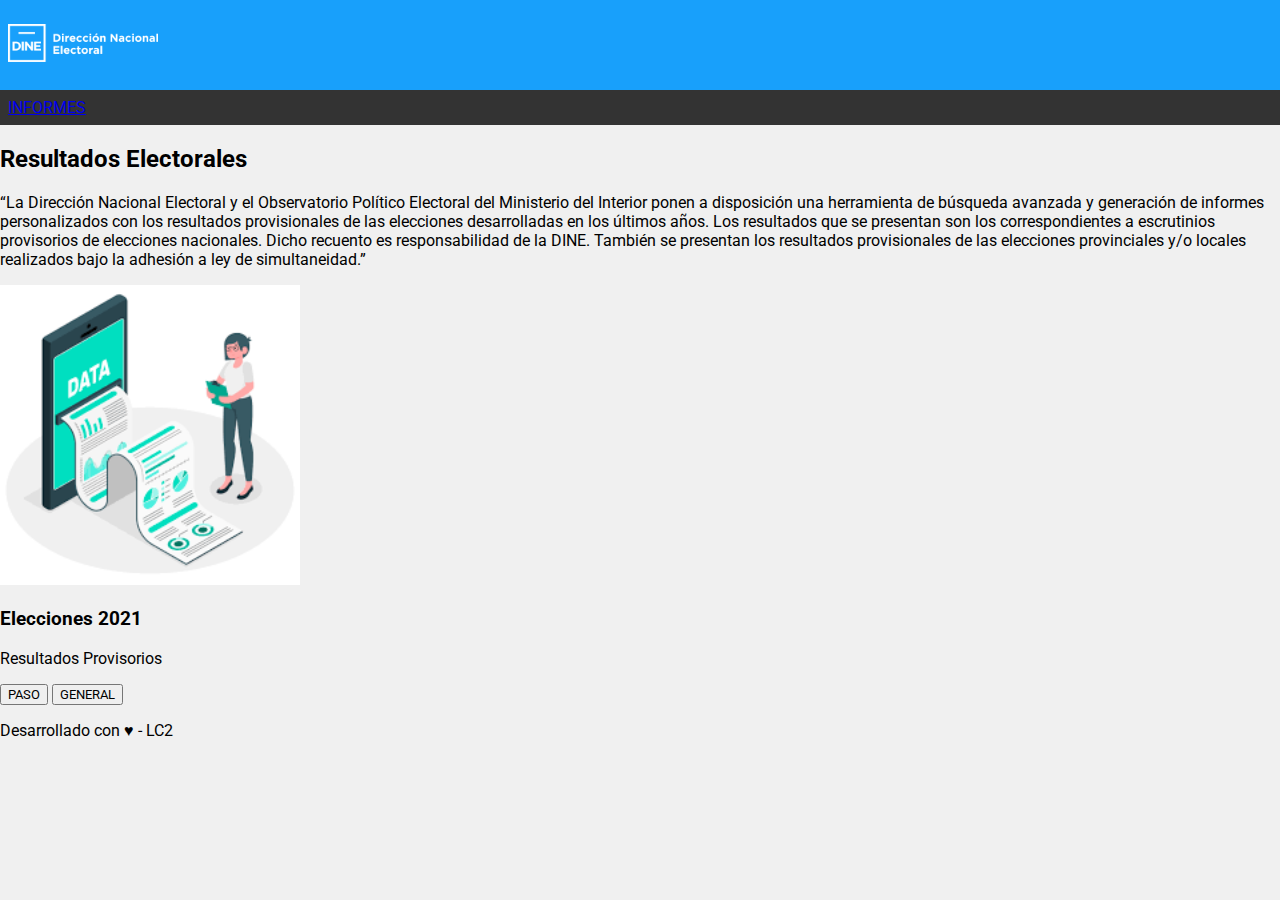
<file: index.html>
<!DOCTYPE html>
<html lang="es">

<head>
    <meta charset="UTF-8" />
    <meta name="viewport" content="width=device-width, initial-scale=1.0" />
    <title>Sistema de Publicación de Resultados Electorales</title>
    <link rel="shortcut icon" type="image/png" href="favicon-16x16.png">
    <!-- Estilos CSS -->
    <link rel="stylesheet" href="css/common.css" />

</head>

<body>
    <header>
        <!--Barra de logo portal-->
        <div class="header-page">
            <p><img src="img/Logo_DINE_negativo.png" alt="logo" class="logo" width="150px"></p>
        </div>
        <!--Barra de menú principal-->
            <div class="borde_negro"><a class="active" href="informes.html">INFORMES </a></div>
    </header>
    <!-- Contenido principal de la página -->
    <main>
        <section id="sec-titulo">
            <!--Seccion para agregar una palicula favorita por codigo-->
            <h2>Resultados Electorales</h2>
            <p>“La Dirección Nacional Electoral y el Observatorio Político Electoral del Ministerio
                del Interior ponen a disposición una herramienta de búsqueda avanzada y generación
                de informes personalizados con los resultados provisionales de las elecciones
                desarrolladas en los últimos años.
                Los resultados que se presentan son los correspondientes a escrutinios provisorios de
                elecciones nacionales. Dicho recuento es responsabilidad de la DINE. También se
                presentan los resultados provisionales de las elecciones provinciales y/o locales
                realizados bajo la adhesión a ley de simultaneidad.”</p>
            <div class="imagen"><img src="img/images.png" alt="imagen" class="logo" width="300px"></div>
        </section>
        <section id="sec-contenido">
            <h3>Elecciones 2021</h3>
            <p>Resultados Provisorios</p>
            <a href="paso.html"><button>PASO</button></a>
            <a href="generales.html"><button>GENERAL</button></a>
        </section>
    </main>
    <!--Pie de página-->
    <footer>
     
        <p>Desarrollado con ♥ - LC2</p>
    </footer>
</body>


</html>
</file>
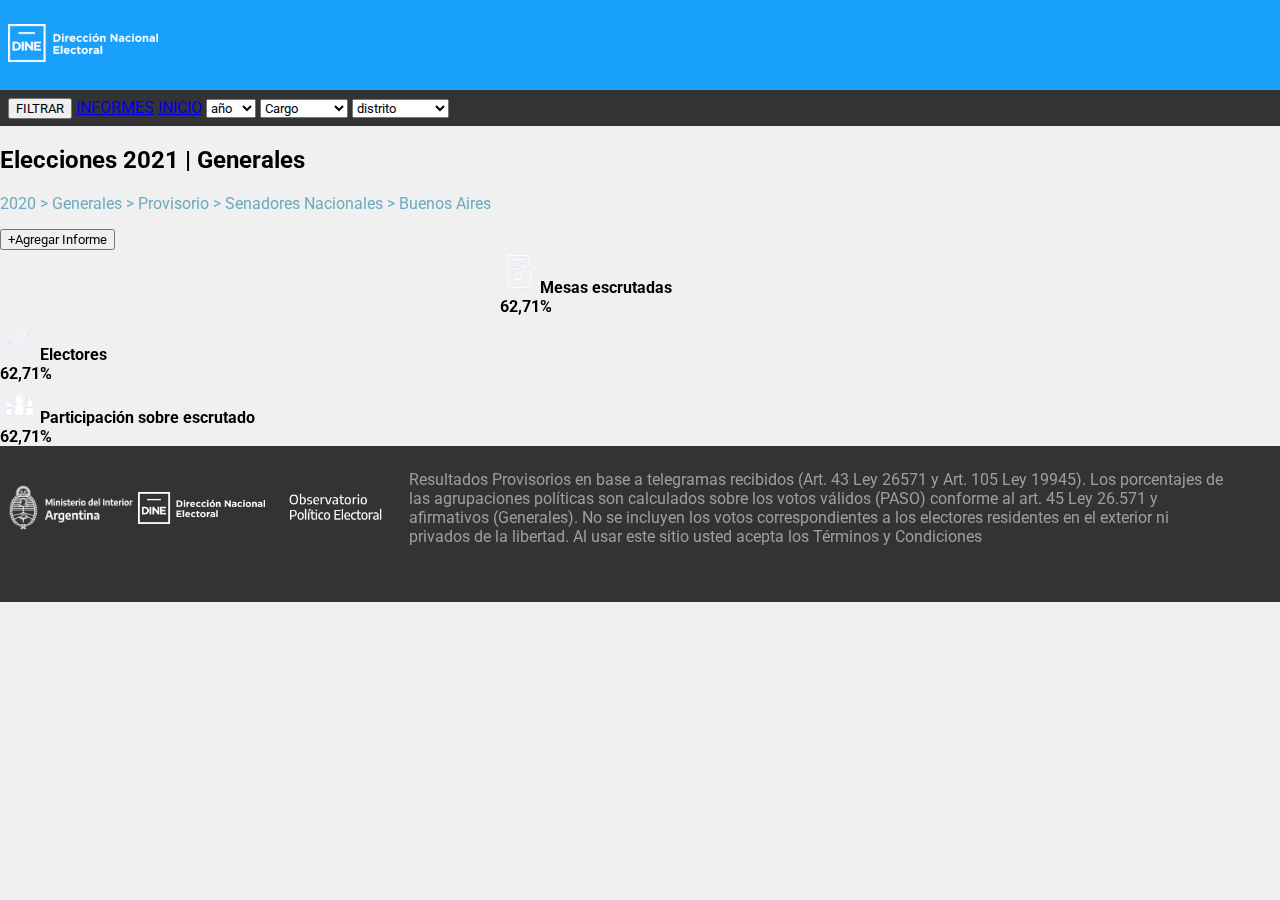
<file: generales.html>
<!DOCTYPE html>
<html lang="es">

<head>
    <meta charset="UTF-8" />
    <meta name="viewport" content="width=device-width, initial-scale=1.0" />
    <title>Sistema de Publicación de Resultados Electorales</title>
    <link rel="shortcut icon" type="image/png" href="favicon-16x16.png">
    <link rel="stylesheet" href="css/common.css" />
    <link rel="stylesheet" href="css/pages/generales.css" />
</head>

<body>
    <header>
        <div class="header-page">
            <p><a href="index.html"><img src="img/Logo_DINE_negativo.png" alt="logo" class="logo" width="150px"></a></p>
        </div>
        <div class="borde_negro">
            <div class="informes-generales">
                <button class="boton-busqueda">FILTRAR</button>
                <a class="boton-informes" href="informes.html">INFORMES</a>
                <a class="boton-inicio" href="index.html">INICIO</a>


                <select class="filtro" id="filtro_ano">
                    <option value="2020">año</option>
                    <option value="2020">2020</option>
                    <option value="2021">2021</option>
                    <option value="2022">2022</option>
                    <option value="2023">2023</option>
                    <option value="2024">2024</option>
                </select>

                <select class="filtro" id="filtro_cargo">
                    <option value="cargo">Cargo</option>
                    <option value="Presidente">Presidente</option>
                    <option value="Senador">Senador</option>
                    <option value="Diputado">Diputado</option>
                    <option value="Gobernador">Gobernador</option>
                    <option value="Intendente">Intendente</option>
                </select>

                <select class="filtro" id="filtro_distrito">
                    <option value="distrito">distrito</option>
                    <option value="Buenos Aires">Buenos Aires</option>
                    <option value="Córdoba">Córdoba</option>
                    <option value="Santa Fe">Santa Fe</option>
                    <option value="Mendoza">Mendoza</option>
                    <option value="Entre Ríos">Entre Ríos</option>
                </select>
            </div>
        </div>
    </header>

    <main>
        <section id="sec-titulo">
            <h2>Elecciones 2021 | Generales</h2>
            <p class="texto-path" style="color: rgb(108, 170, 190);">2020 > Generales > Provisorio > Senadores
                Nacionales > Buenos Aires</p>

        </section>
        </section>
        <section id="sec_contenido">
            <div class="agregarInforme">
                <button>+Agregar Informe</button>
            </div>
                <div class="Mesas" style="margin-left: 500px;">
                    <b><img src="img/img2.png" alt="logo" width="40px">Mesas escrutadas<br>62,71%</b>
                </div>
                <div class="electores">
                    <b><img src="img/img3.png" alt="logo" width="40px">Electores<br>62,71%</b>
                </div>
                <div class="participacion">
                    <img src="img/img4.png" alt="logo" width="40px"><b>Participación sobre escrutado<br>62,71%</b>
                </div>
        </section>
        <section>
            


        </section>





    </main>
    <!-- Pie de página -->
    <footer>
        <footer>
            <!-- Barra de menú principal -->
            <div class="borde_final">
                <img src="img/icons/Ministerio-del-Interior_pluma.1ab9a7a7.png" width="40px">
                <img src="img/icons/Logo_DINE_negativo.a88f983e.png" width="40px">
                <img src="img/icons/logos_001-10.4430c8d5.png" width="40px">
                <p>Resultados Provisorios en base a telegramas recibidos (Art. 43 Ley 26571 y Art. 105 Ley 19945). Los
                    porcentajes de las agrupaciones políticas son calculados sobre los votos válidos (PASO) conforme al
                    art. 45
                    Ley 26.571 y afirmativos (Generales). No se incluyen los votos correspondientes a los electores
                    residentes
                    en el exterior ni privados de la libertad. Al usar este sitio usted acepta los <a>Términos y
                        Condiciones</a>
                <p>
            </div>
        </footer>
    </footer>
</body>

</html>
</file>
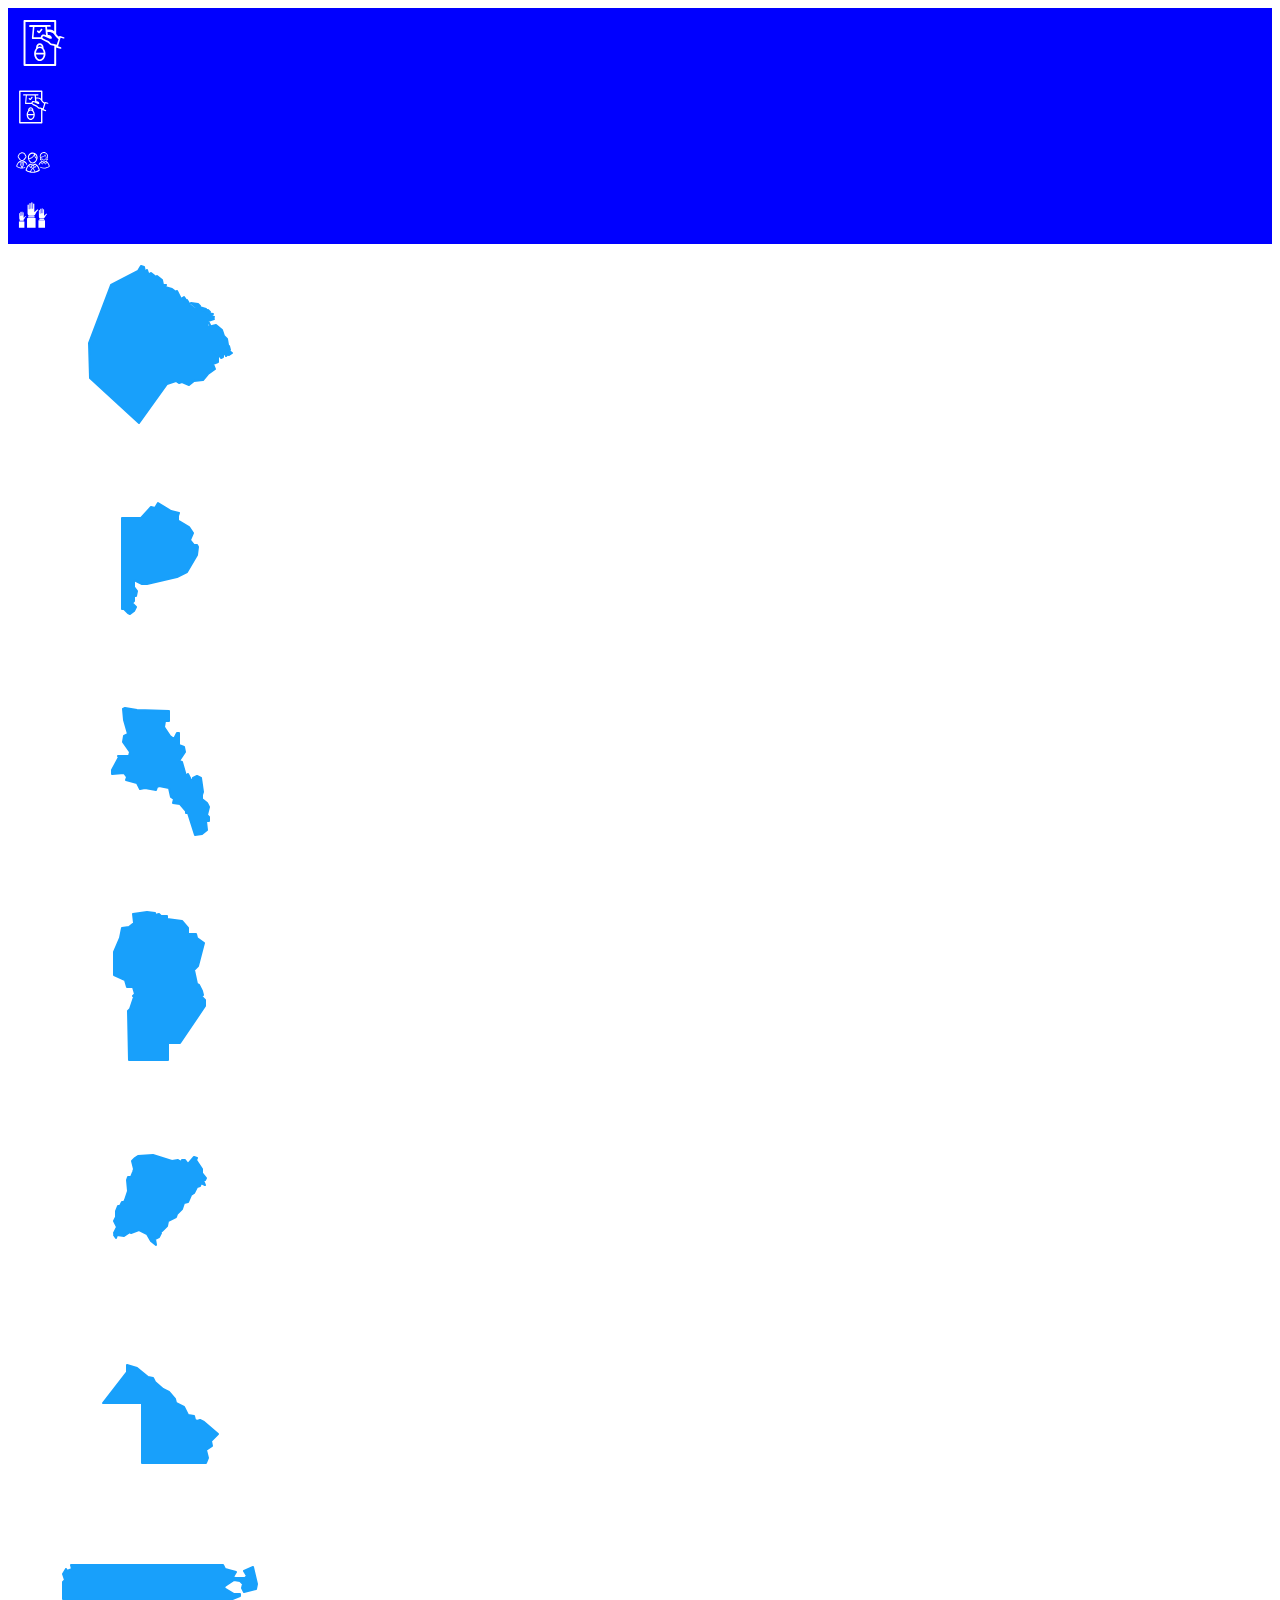
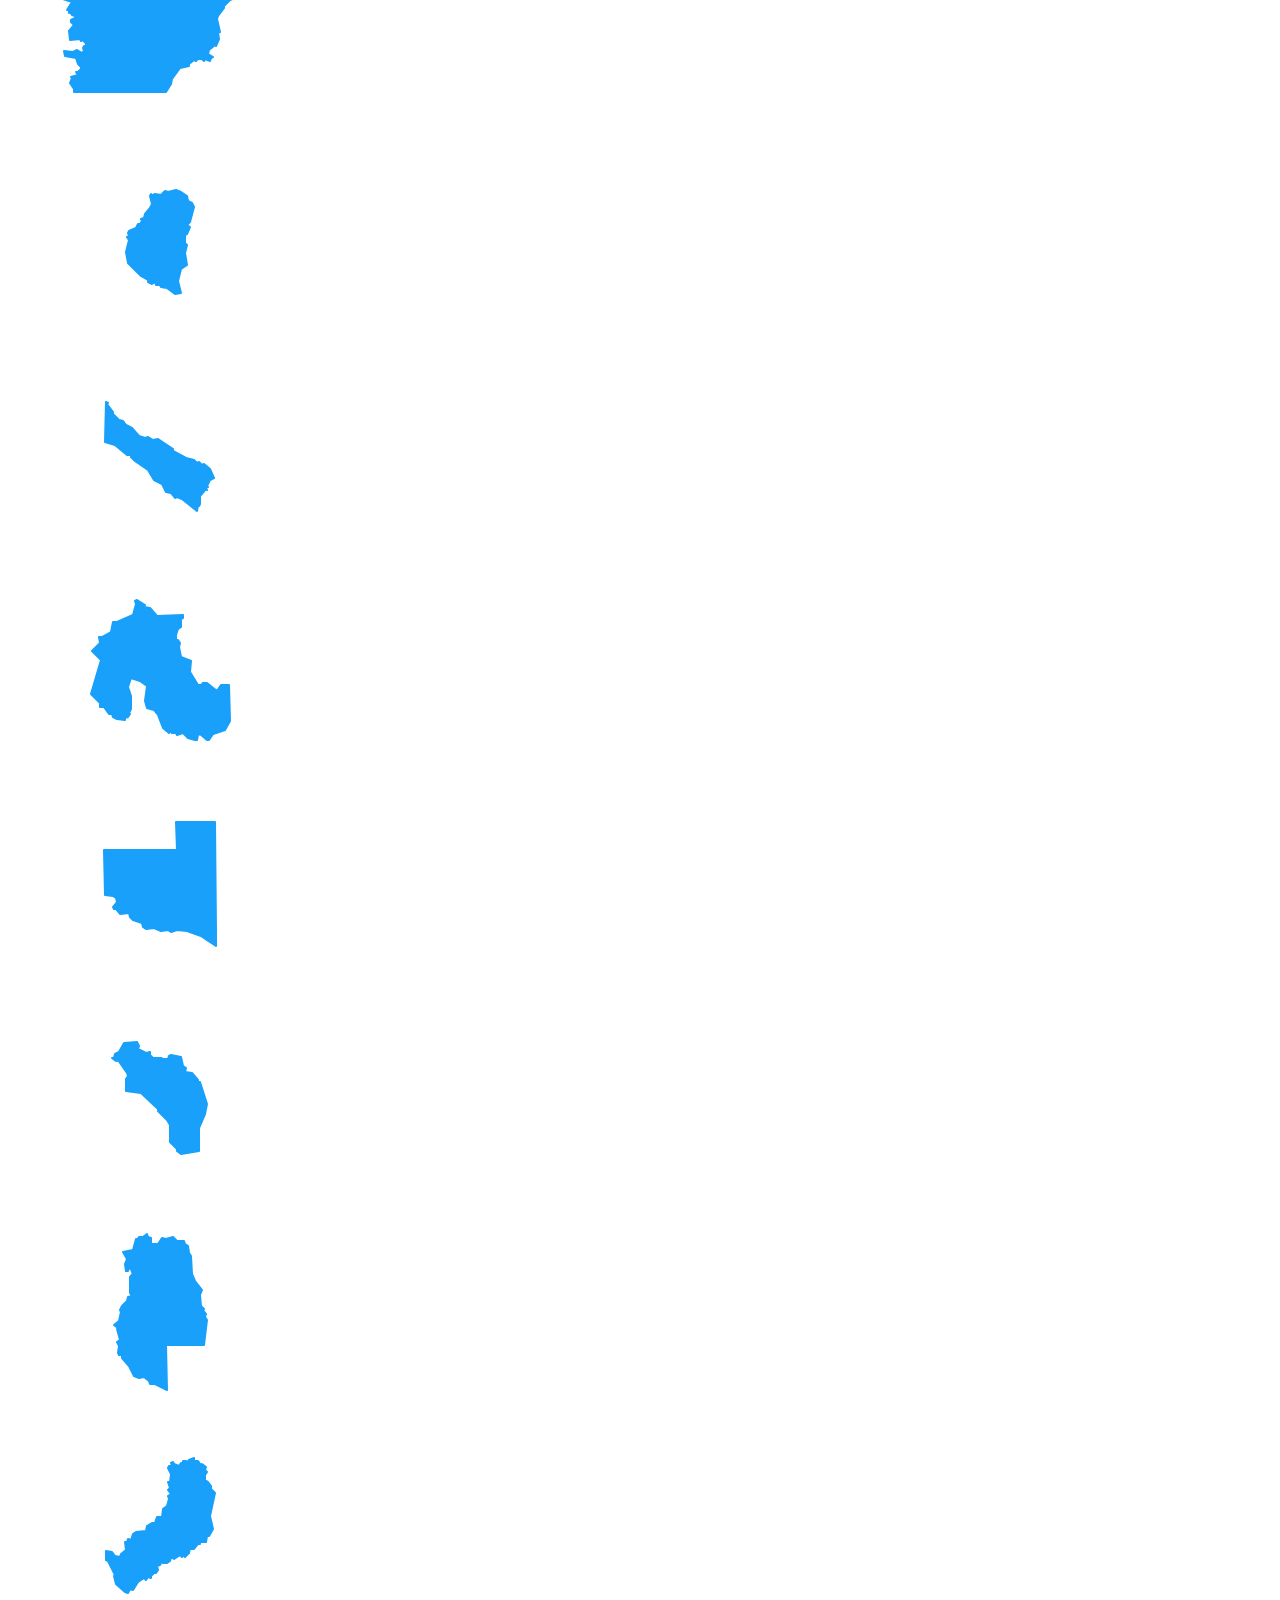
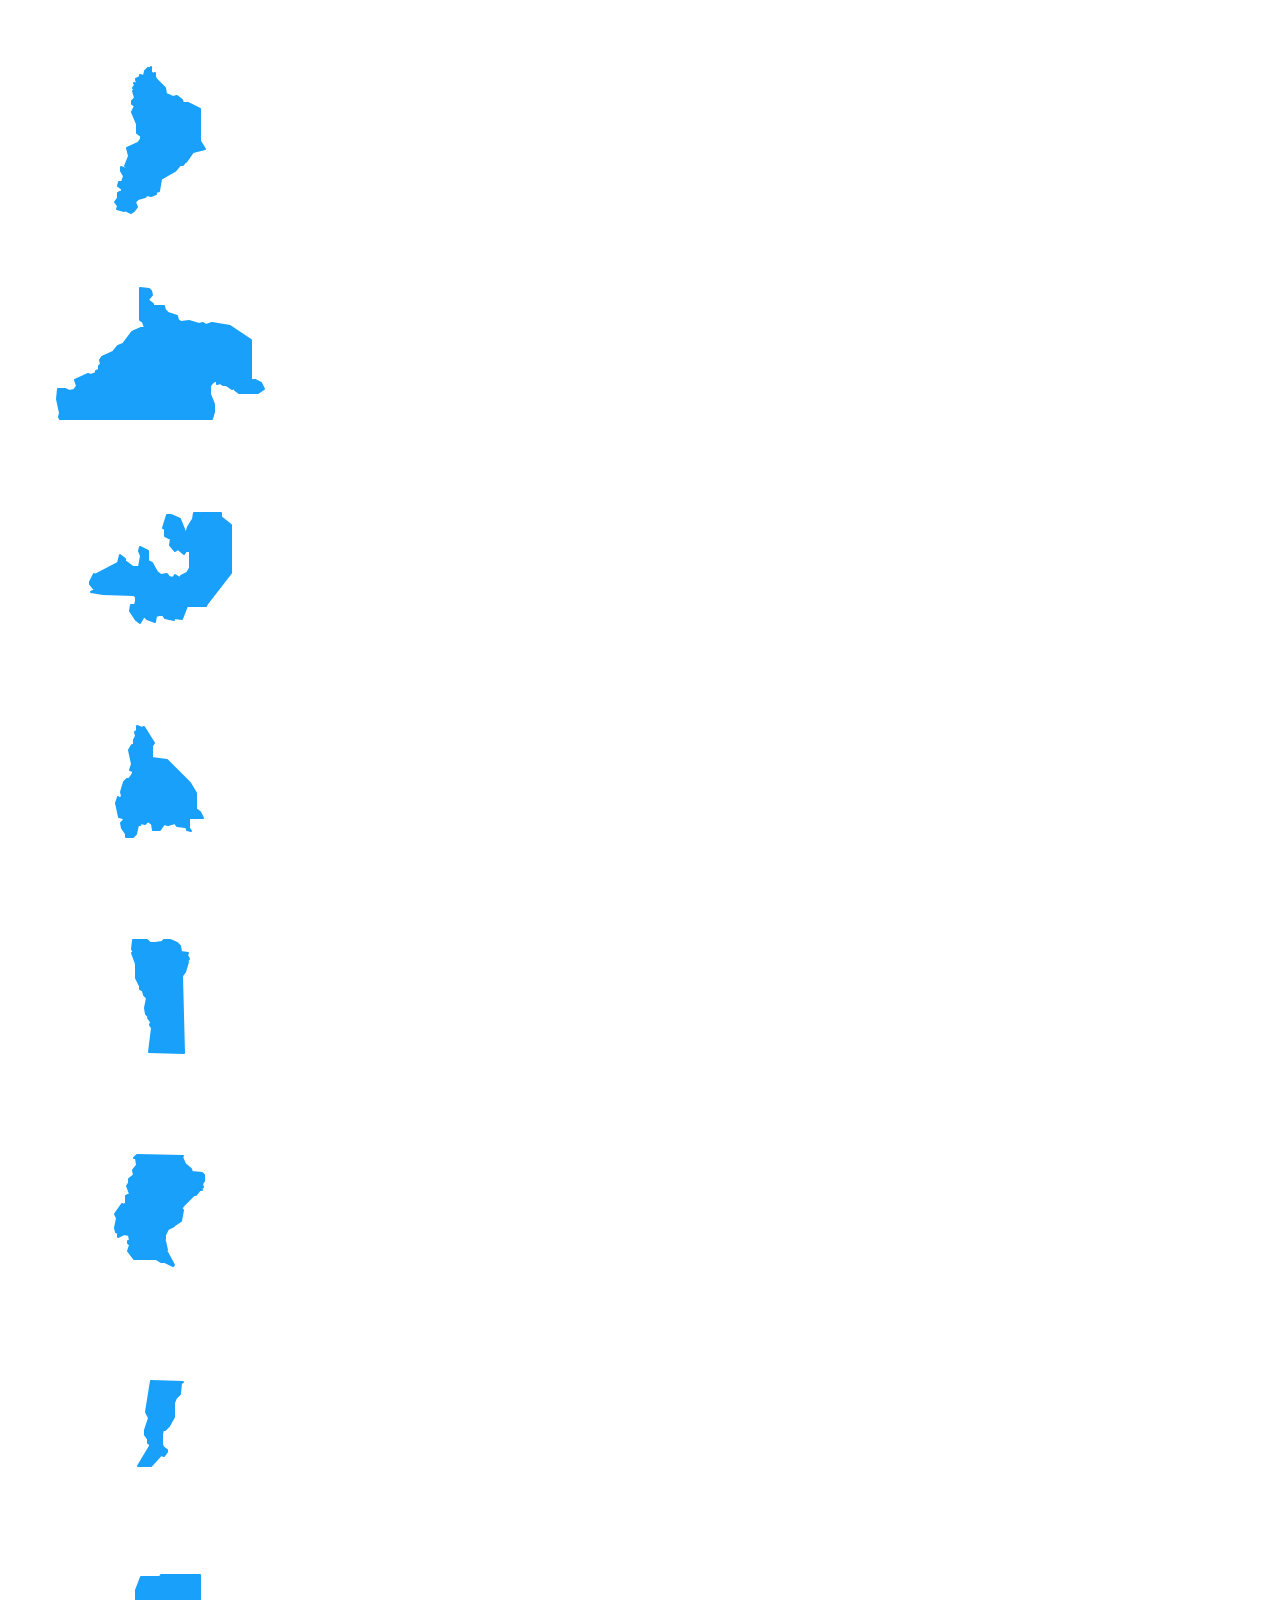
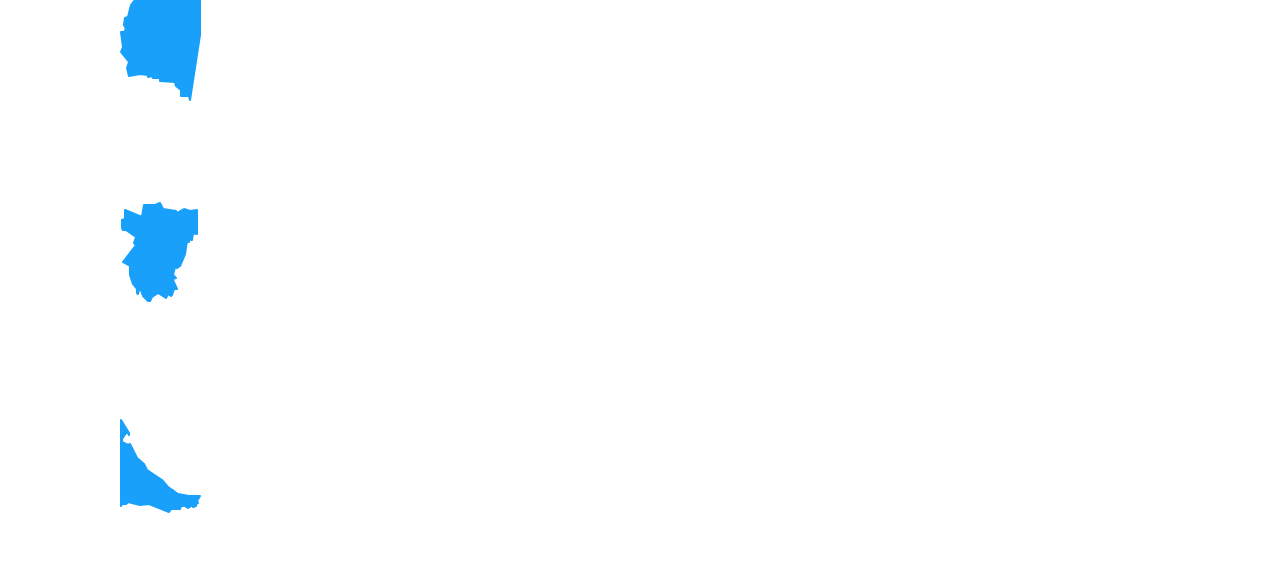
<file: iconosSVG.html>
<!DOCTYPE html>
<html lang="en">

<head>
    <meta charset="UTF-8">
    <meta name="viewport" content="width=device-width, initial-scale=1.0">
    <title>Document</title>
</head>

<body>
    <!--URNA-->
    <div style="background-color: blue;">
        <svg version="1.1" id="Capa_1" xmlns="http://www.w3.org/2000/svg" xmlns:xlink="http://www.w3.org/1999/xlink"
            x="0px" y="0px" width="841.889px" height="595.281px" viewBox="0 0 841.889 595.281"
            enable-background="new 0 0 841.889 595.281" xml:space="preserve" class="v-icon__component theme--light"
            style="font-size: 70px; height: 70px; width: 70px;">
            <g>
                <path fill="#FFFFFF"
                    d="M671.434,227.503l-43.614-14.145c-2.358-1.179-4.716-1.179-8.252,1.179 c-2.357,1.179-4.715,3.536-4.715,5.894l-1.179,3.536c-9.431-8.251-22.396-20.039-34.185-35.363V31.827 c0-7.072-5.894-11.788-11.788-11.788H198.746c-7.073,0-11.788,5.895-11.788,11.788v530.448c0,7.072,4.715,11.787,11.788,11.787 h368.955c7.073,0,11.788-4.715,11.788-11.787V348.917c1.179,2.357,3.536,3.536,4.715,4.716l44.794,14.145c1.179,0,2.357,0,3.536,0 c4.715,0,8.251-2.357,9.43-7.072s-1.179-10.609-5.894-12.967l0,0l-34.185-11.787l30.648-102.554l34.185,10.608l0,0 c4.715,1.179,10.608-1.179,12.966-7.072C679.685,234.576,676.149,228.682,671.434,227.503z M555.914,550.487H210.533V43.615 h345.381v113.162c-29.47-25.934-77.799-21.218-83.693-20.039l-3.536-34.185h35.363c5.894,0,10.609-4.715,10.609-10.609 c0-5.894-4.716-10.608-10.609-10.608H262.4c-4.715,2.357-9.43,7.072-9.43,12.966c0,5.895,4.715,10.609,10.608,10.609h35.363 l-11.787,132.022c0,2.357,1.179,5.894,2.357,8.251c2.357,2.358,4.715,3.537,7.072,3.537h103.731 c5.895,9.43,15.324,12.966,16.503,14.145c0,0,29.47,15.324,51.866,24.755c12.967,5.894,15.324,9.43,20.039,14.145 c2.357,3.537,5.894,7.073,10.609,10.609c14.146,12.967,34.185,14.146,40.078,15.324l17.682,4.715L555.914,550.487z M456.897,203.927l-8.251-3.536c-1.179-1.179-17.682-8.251-31.827-3.536c-8.251,2.357-14.145,8.251-18.86,17.682 c-2.357,4.715-3.536,8.251-3.536,12.967h-87.229l10.608-122.593h130.844L456.897,203.927z M585.383,319.448l-42.436-11.788 c-1.179,0-2.357,0-3.536,0c0,0-17.682,0-28.291-9.431c-3.536-3.536-5.894-7.072-8.251-9.43 c-5.894-7.073-11.788-12.967-27.112-20.039c-22.396-9.431-50.687-24.755-51.865-24.755c0,0-7.073-3.536-9.431-9.43 c-1.179-3.536-1.179-7.072,1.179-10.609c2.357-4.715,4.716-5.894,7.073-7.072c5.894-2.357,14.145,1.179,17.682,2.357l62.475,25.933 c4.715,1.18,15.324,4.716,22.396-2.357c4.715-4.715,3.536-11.787-2.357-21.218c-10.609-16.503-29.469-20.039-37.721-20.039 c-1.179,0-2.357,0-2.357,0c-1.179,0-2.357,0-3.536,0l0,0l-4.716-36.542l-1.179-8.251c0,0,0,0,1.179,09c0,0,56.581-8.252,76.621,24.754c15.323,25.933,38.899,50.688,56.58,62.475L585.383,319.448z">
                </path>
                <path fill="#FFFFFF"
                    d="M368.49,179.174c2.357,1.179,3.536,2.357,5.894,2.357l0,0l0,0c3.536,0,5.895-1.179,8.252-3.536 l29.469-35.363c3.536-4.715,2.357-10.609-1.179-14.146c-2.357-1.179-4.715-2.357-7.072-2.357c-2.358,0-4.716,1.179-7.073,3.536 l-12.966,15.324l-9.431,11.788l-5.894-4.716l-4.715-3.536c-4.716-3.536-10.609-2.357-14.146,2.357 c-3.536,4.716-2.357,10.609,2.357,14.146L368.49,179.174z">
                </path>
                <path fill="#FFFFFF"
                    d="M427.428,359.526c0-2.357,0-3.536,0-5.894c0,0,0,0,0-1.18l0,0l0,0c0-28.29-20.039-50.688-44.793-50.688 c-24.755,0-44.794,22.397-44.794,50.688l0,0l0,0c0,2.358,0,4.716,0,7.073c-14.145,16.503-23.575,40.078-23.575,67.189l0,0l0,0 c0,48.33,30.648,88.408,68.369,88.408c37.72,0,68.368-40.078,68.368-88.408l0,0l0,0 C451.003,399.604,441.573,376.029,427.428,359.526z M382.635,495.085c-23.576,0-43.615-25.933-47.151-57.76h94.302 C427.428,469.152,407.389,495.085,382.635,495.085z M406.21,344.202c-7.073-3.536-15.324-5.894-23.575-5.894 c-8.252,0-16.503,2.357-23.576,5.894c3.537-12.967,12.967-21.218,23.576-21.218C394.422,321.805,403.853,331.235,406.21,344.202z M382.635,358.347c23.575,0,43.614,24.754,47.15,57.76h-94.302C339.02,383.101,359.059,358.347,382.635,358.347z">
                </path>
            </g>
        </svg>

    </div>

    <!--Recuadros-->
    <div style="background-color: blue;">
        <svg version="1.1" id="Capa_1" xmlns="http://www.w3.org/2000/svg" xmlns:xlink="http://www.w3.org/1999/xlink"
            x="0px" y="0px" width="841.889px" height="595.281px" viewBox="0 0 841.889 595.281"
            enable-background="new 0 0 841.889 595.281" xml:space="preserve" class="v-icon__component theme--light"
            style="font-size: 50px; height: 50px; width: 50px;">
            <g>
                <path fill="#FFFFFF"
                    d="M671.434,227.503l-43.614-14.145c-2.358-1.179-4.716-1.179-8.252,1.179
                                                        c-2.357,1.179-4.715,3.536-4.715,5.894l-1.179,3.536c-9.431-8.251-22.396-20.039-34.185-35.363V31.827
                                                        c0-7.072-5.894-11.788-11.788-11.788H198.746c-7.073,0-11.788,5.895-11.788,11.788v530.448c0,7.072,4.715,11.787,11.788,11.787
                                                        h368.955c7.073,0,11.788-4.715,11.788-11.787V348.917c1.179,2.357,3.536,3.536,4.715,4.716l44.794,14.145c1.179,0,2.357,0,3.536,0
                                                        c4.715,0,8.251-2.357,9.43-7.072s-1.179-10.609-5.894-12.967l0,0l-34.185-11.787l30.648-102.554l34.185,10.608l0,0
                                                        c4.715,1.179,10.608-1.179,12.966-7.072C679.685,234.576,676.149,228.682,671.434,227.503z M555.914,550.487H210.533V43.615
                                                        h345.381v113.162c-29.47-25.934-77.799-21.218-83.693-20.039l-3.536-34.185h35.363c5.894,0,10.609-4.715,10.609-10.609
                                                        c0-5.894-4.716-10.608-10.609-10.608H262.4c-4.715,2.357-9.43,7.072-9.43,12.966c0,5.895,4.715,10.609,10.608,10.609h35.363
                                                        l-11.787,132.022c0,2.357,1.179,5.894,2.357,8.251c2.357,2.358,4.715,3.537,7.072,3.537h103.731
                                                        c5.895,9.43,15.324,12.966,16.503,14.145c0,0,29.47,15.324,51.866,24.755c12.967,5.894,15.324,9.43,20.039,14.145
                                                        c2.357,3.537,5.894,7.073,10.609,10.609c14.146,12.967,34.185,14.146,40.078,15.324l17.682,4.715L555.914,550.487z
                                                        M456.897,203.927l-8.251-3.536c-1.179-1.179-17.682-8.251-31.827-3.536c-8.251,2.357-14.145,8.251-18.86,17.682
                                                        c-2.357,4.715-3.536,8.251-3.536,12.967h-87.229l10.608-122.593h130.844L456.897,203.927z M585.383,319.448l-42.436-11.788
                                                        c-1.179,0-2.357,0-3.536,0c0,0-17.682,0-28.291-9.431c-3.536-3.536-5.894-7.072-8.251-9.43
                                                        c-5.894-7.073-11.788-12.967-27.112-20.039c-22.396-9.431-50.687-24.755-51.865-24.755c0,0-7.073-3.536-9.431-9.43
                                                        c-1.179-3.536-1.179-7.072,1.179-10.609c2.357-4.715,4.716-5.894,7.073-7.072c5.894-2.357,14.145,1.179,17.682,2.357l62.475,25.933
                                                        c4.715,1.18,15.324,4.716,22.396-2.357c4.715-4.715,3.536-11.787-2.357-21.218c-10.609-16.503-29.469-20.039-37.721-20.039
                                                        c-1.179,0-2.357,0-2.357,0c-1.179,0-2.357,0-3.536,0l0,0l-4.716-36.542l-1.179-8.251c0,0,0,0,1.179,0
                                                        c0,0,56.581-8.252,76.621,24.754c15.323,25.933,38.899,50.688,56.58,62.475L585.383,319.448z">
                </path>
                <path fill="#FFFFFF" d="M368.49,179.174c2.357,1.179,3.536,2.357,5.894,2.357l0,0l0,0c3.536,0,5.895-1.179,8.252-3.536
                                                        l29.469-35.363c3.536-4.715,2.357-10.609-1.179-14.146c-2.357-1.179-4.715-2.357-7.072-2.357c-2.358,0-4.716,1.179-7.073,3.536
                                                        l-12.966,15.324l-9.431,11.788l-5.894-4.716l-4.715-3.536c-4.716-3.536-10.609-2.357-14.146,2.357
                                                        c-3.536,4.716-2.357,10.609,2.357,14.146L368.49,179.174z">
                </path>
                <path fill="#FFFFFF"
                    d="M427.428,359.526c0-2.357,0-3.536,0-5.894c0,0,0,0,0-1.18l0,0l0,0c0-28.29-20.039-50.688-44.793-50.688
                                                        c-24.755,0-44.794,22.397-44.794,50.688l0,0l0,0c0,2.358,0,4.716,0,7.073c-14.145,16.503-23.575,40.078-23.575,67.189l0,0l0,0
                                                        c0,48.33,30.648,88.408,68.369,88.408c37.72,0,68.368-40.078,68.368-88.408l0,0l0,0
                                                        C451.003,399.604,441.573,376.029,427.428,359.526z M382.635,495.085c-23.576,0-43.615-25.933-47.151-57.76h94.302
                                                        C427.428,469.152,407.389,495.085,382.635,495.085z M406.21,344.202c-7.073-3.536-15.324-5.894-23.575-5.894
                                                        c-8.252,0-16.503,2.357-23.576,5.894c3.537-12.967,12.967-21.218,23.576-21.218C394.422,321.805,403.853,331.235,406.21,344.202z
                                                        M382.635,358.347c23.575,0,43.614,24.754,47.15,57.76h-94.302C339.02,383.101,359.059,358.347,382.635,358.347z">
                </path>
            </g>
        </svg>
    </div>
    <div style="background-color: blue;">
        <svg version="1.1" id="Layer_1" xmlns="http://www.w3.org/2000/svg" xmlns:xlink="http://www.w3.org/1999/xlink"
            x="0px" y="0px" width="841.889px" height="595.281px" viewBox="0 0 841.889 595.281"
            enable-background="new 0 0 841.889 595.281" xml:space="preserve" class="v-icon__component theme--light"
            style="font-size: 50px; height: 50px; width: 50px;">
            <title>comunidad</title>
            <path fill="#FFFFFF"
                d="M462.824,342.115h-0.59c-3.125-1.252-6.67-0.854-9.438,1.062c-10.771,7.341-23.424,11.436-36.453,11.797
                                                        c-13.2-0.436-26.022-4.519-37.043-11.797c-2.89-1.642-6.43-1.642-9.319,0c-54.148,26.779-76.682,98.859-71.845,112.897
                                                        c0.632,1.725,1.735,3.237,3.186,4.365c34.136,22.816,73.983,35.608,115.021,36.925c41.28-0.521,81.446-13.472,115.257-37.161
                                                        c1.454-1.173,2.557-2.724,3.186-4.482C539.387,440.739,516.973,368.659,462.824,342.115z M458.813,359.693
                                                        c5.067,2.88,9.848,6.237,14.275,10.027l-21.707,27.016l-21.353-26.426c10.135-1.979,19.866-5.647,28.784-10.854V359.693z
                                                        M434.039,395.084l-17.342,20.999c0,0,0,0.59,0,0.826c0,0.235,0,0,0-0.826l-17.224-20.999l17.578-21.471L434.039,395.084z
                                                        M373.992,359.693c8.952,5.199,18.728,8.83,28.902,10.735l-21.588,26.308l-22.061-27.252c4.616-3.762,9.55-7.117,14.746-10.027
                                                        V359.693z M315.007,447.464c5.307-26.169,17.715-50.372,35.863-69.957l25.6,32.088c1.272,1.329,3,2.13,4.837,2.241
                                                        c1.824-0.022,3.548-0.841,4.719-2.241l4.837-5.898l12.977,15.69l-31.853,52.497c-20.349-4.863-39.705-13.204-57.216-24.656
                                                        L315.007,447.464z M416.579,478.725c-10.703-0.196-21.366-1.381-31.852-3.539l31.852-52.143l32.088,52.496
                                                        c-10.662,1.965-21.481,2.952-32.323,2.95L416.579,478.725z M461.29,472.709l-32.441-52.851l12.977-15.69l4.955,5.898
                                                        c1.138,1.441,2.883,2.27,4.719,2.242l0,0c1.824-0.023,3.548-0.842,4.719-2.242l25.718-32.56
                                                        c18.07,19.442,30.544,43.411,36.099,69.367c-17.312,11.868-36.609,20.539-56.979,25.6L461.29,472.709z">
            </path>
            <path fill="#FFFFFF" d="M416.462,340.935c45.3,0,81.753-54.856,81.753-100.157c1.717-45.184-33.521-83.204-78.705-84.92
                                                        s-83.204,33.521-84.92,78.706c-0.078,2.07-0.078,4.144,0,6.214C334.59,286.079,371.043,340.935,416.462,340.935z M480.756,240.778
                                                        c0,1.298,0,2.596,0,3.894c-18.168-6.606-25.364-40.229-27.842-56.98C470.381,199.714,480.797,219.574,480.756,240.778z
                                                        M352.05,240.778c0.387-35.316,29.094-63.76,64.412-63.822c7.58,0.036,15.093,1.435,22.178,4.129
                                                        c-5.771,25.088-21.943,46.535-44.475,58.985c-12.627,7.394-27.523,9.911-41.88,7.079C352.168,244.553,352.05,242.666,352.05,240.778
                                                        z M362.549,260.244c13.056-0.269,25.851-3.71,37.278-10.028c19.154-10.271,34.437-26.506,43.531-46.244
                                                        c4.719,20.645,14.864,47.188,35.392,53.087c-6.96,32.56-33.268,66.418-62.406,66.418s-54.03-32.089-61.816-63.94
                                                        C357.182,259.952,359.863,260.188,362.549,260.244z"></path>
            <path fill="#FFFFFF"
                d="M542.454,249.036l0.944,3.186c0.522,1.727,0.839,3.508,0.943,5.309l0,0c-0.551,1.18-1.966,3.657-4.247,7.433
                                                        l-1.062,1.77c-1.563,2.695-1.181,6.096,0.943,8.376c6.438,6.525,14.637,11.034,23.595,12.977c0.584,0.114,1.185,0.114,1.77,0
                                                        c3.892,0.367,7.345-2.489,7.713-6.381c0.352-3.722-2.251-7.075-5.943-7.658c-4.577-1.021-8.934-2.859-12.859-5.427
                                                        c1.602-2.582,2.87-5.356,3.775-8.258c0.116-1.177,0.116-2.362,0-3.539c-0.062-3.077-0.537-6.133-1.416-9.083l-0.943-3.422
                                                        c0-1.298-0.826-2.595-1.18-3.893v-1.18c-3.318-7.425-5.047-15.462-5.073-23.595c0.729-30.418,25.977-54.486,56.395-53.759
                                                        s54.486,25.977,53.759,56.395c-0.187,7.795-2.025,15.461-5.395,22.492l-2.124,7.433c-0.941,3.021-1.457,6.157-1.533,9.319
                                                        c-0.116,1.177-0.116,2.362,0,3.539c-0.056,0.352-0.056,0.71,0,1.062c0.976,2.515,2.201,4.926,3.657,7.196
                                                        c-2.936,1.979-6.159,3.49-9.556,4.483c-3.891,0.815-6.383,4.629-5.567,8.52c0.815,3.89,4.63,6.382,8.52,5.566
                                                        c0.443-0.093,0.877-0.228,1.294-0.401c7.512-2.082,14.32-6.159,19.701-11.797c2.093-2.286,2.518-5.642,1.062-8.376l-1.062-1.77
                                                        c-0.943-1.534-3.421-5.663-4.246-7.314v-0.59c0.017-1.81,0.336-3.604,0.943-5.309c0.59-2.478,1.298-4.837,1.77-6.371
                                                        c15.945-34.834,0.633-75.999-34.201-91.944s-75.999-0.633-91.944,34.201c-8.279,18.087-8.396,38.857-0.319,57.036L542.454,249.036z">
            </path>
            <path fill="#FFFFFF" d="M642.375,297.64c-2.532-1.03-5.412-0.72-7.668,0.825c-8.872,5.963-19.276,9.24-29.965,9.438
                                                        c-10.801-0.386-21.289-3.732-30.318-9.674c-2.138-1.544-4.956-1.771-7.313-0.59l0,0c-23.636,13.269-41.938,34.323-51.789,59.575
                                                        c3.657,4.247,7.078,8.612,10.263,12.977c5.804-16.099,14.791-30.863,26.426-43.413l24.42,27.134
                                                        c0.923,1.054,2.257,1.656,3.657,1.651l0,0c1.508-0.124,2.886-0.899,3.775-2.124l20.526-29.729l20.881,30.201
                                                        c0.928,1.18,2.285,1.943,3.775,2.123l0,0c1.43-0.02,2.79-0.615,3.774-1.651l24.893-27.134c15.105,16.03,25.513,35.905,30.082,57.452
                                                        c-24.783,16.33-53.728,25.214-83.405,25.6c-22.516-0.792-44.649-6.045-65.12-15.454c3.217,5.863,6.131,11.888,8.73,18.05
                                                        c18.353,6.987,37.713,10.971,57.334,11.797c33.779-0.463,66.647-11.022,94.376-30.318c1.199-0.993,2.098-2.301,2.596-3.775
                                                        C705.608,378.923,687.204,319.819,642.375,297.64z M579.615,342.705l-20.881-22.65c3.726-2.86,7.67-5.425,11.797-7.668
                                                        c7.562,4.349,15.827,7.343,24.42,8.848L579.615,342.705z M629.989,342.705l-14.864-21.353c8.595-1.564,16.855-4.598,24.42-8.966
                                                        c4.164,2.182,8.113,4.749,11.797,7.668L629.989,342.705z"></path>
            <path fill="#FFFFFF"
                d="M628.337,190.877c-1.385-2.284-4.359-3.014-6.644-1.628c-1.115,0.676-1.91,1.773-2.204,3.044
                                                        c-6.253,27.959-24.774,29.492-39.639,30.79c-8.729,0.708-18.639,1.651-18.639,11.207c0,24.185,19.465,53.323,43.53,53.323
                                                        c24.066,0,43.649-29.139,43.649-53.323C643.531,219.045,636.794,204.462,628.337,190.877z M604.743,278.057
                                                        c-17.932,0-33.976-24.42-34.094-43.649c3.214-1.169,6.607-1.768,10.027-1.77c13.213-1.18,34.447-2.949,44.711-27.251
                                                        c5.456,9.175,9.925,18.903,13.331,29.021C638.719,253.637,622.792,278.057,604.743,278.057z">
            </path>
            <path fill="#FFFFFF" d="M313.709,362.996c3.304-4.011,6.843-7.903,10.5-11.797c-10.078-22.699-27.316-41.47-49.076-53.44l0,0
                                                        c-2.572-1.03-5.487-0.721-7.786,0.825c-8.815,5.99-19.19,9.271-29.847,9.438c-10.771-0.347-21.232-3.697-30.2-9.674
                                                        c-2.422-1.345-5.365-1.345-7.786,0c-44.476,22.061-62.879,81.046-58.985,92.606c0.544,1.449,1.483,2.717,2.713,3.657
                                                        c28.015,18.697,60.712,29.161,94.377,30.201c16.017-0.268,31.911-2.851,47.188-7.669c1.908-5.903,4.153-11.693,6.724-17.341
                                                        c-14.479,5.61-29.701,9.067-45.183,10.263l25.01-51.553c1.152-2.354,0.273-5.196-2.005-6.488l-10.146-5.898l21.234-27.605
                                                        C295.008,330.396,306.432,345.669,313.709,362.996z M153.741,384.349c5.684-25.848,19.895-49.032,40.346-65.828l21.234,27.487
                                                        l-10.146,5.898c-2.234,1.332-3.06,4.165-1.887,6.488l24.892,51.554C201.697,407.4,176.191,398.629,153.741,384.349z
                                                        M232.192,396.146l-18.285-37.751l10.971-6.488c1.257-0.7,2.157-1.9,2.478-3.304c0.226-1.408-0.114-2.85-0.943-4.011l-24.303-32.088
                                                        l0,0c9.059,5.185,19.108,8.401,29.493,9.438c0.472,22.65,0.708,55.564,0.59,73.731V396.146z M247.764,344.593
                                                        c-1.677,2.163-1.283,5.275,0.879,6.952c0.171,0.132,0.35,0.253,0.536,0.362l10.972,6.488l-17.932,38.341c0-12.505,0-35.392,0-74.204
                                                        c10.56-1.072,20.771-4.369,29.965-9.673l0,0L247.764,344.593z">
            </path>
            <path fill="#FFFFFF"
                d="M180.521,255.171c5.19,10.382,23.594,41.525,56.743,41.525c33.15,0,51.554-31.144,56.744-41.525
                                                        c7.55-3.822,12.906-10.921,14.511-19.229c4.03-10.152,3.024-21.612-2.714-30.908c-1.321-1.697-2.869-3.205-4.601-4.482
                                                        c-9.042-35.281-44.972-56.552-80.253-47.51c-23.321,5.977-41.532,24.188-47.509,47.51c-1.962,1.255-3.68,2.854-5.073,4.719
                                                        c-5.66,9.234-6.664,20.588-2.713,30.672C167.249,244.36,172.775,251.508,180.521,255.171z M180.521,214.235
                                                        c1.003-1.31,2.491-2.16,4.129-2.359l0,0c0.77,0.139,1.506-0.372,1.645-1.142c0.003-0.013,0.005-0.025,0.007-0.038
                                                        c3.3-27.756,28.475-47.581,56.23-44.281c23.217,2.76,41.521,21.064,44.28,44.281c0.178,0.805,0.959,1.325,1.77,1.18
                                                        c1.693,0.124,3.247,0.987,4.247,2.359c1.651,2.241,3.067,7.078,0,17.342c-1.415,4.954-4.247,10.735-8.848,9.438
                                                        c-0.716-0.241-1.494,0.122-1.77,0.825c-7.668,19.584-24.892,39.284-45.772,39.284s-38.223-19.818-45.891-39.52
                                                        c-0.238-0.571-0.797-0.944-1.416-0.944l0,0c-4.601,1.534-7.55-4.364-8.966-9.319c-2.595-10.027-1.18-14.864,0.473-17.105H180.521z">
            </path>
        </svg>
    </div>
    <div style="background-color: blue;">
        <svg version="1.1" id="Layer_1" xmlns="http://www.w3.org/2000/svg" xmlns:xlink="http://www.w3.org/1999/xlink"
            x="0px" y="0px" width="841.889px" height="595.281px" viewBox="0 0 841.889 595.281"
            enable-background="new 0 0 841.889 595.281" xml:space="preserve" class="v-icon__component theme--light"
            style="font-size: 50px; height: 50px; width: 50px;">
            <title>participacion</title>
            <path fill="#FFFFFF"
                d="M508.832,212.347c-2.05-2.229-4.488-4.068-7.195-5.427c-2.793-1.033-5.824-1.238-8.73-0.59
                c-1.705,0.26-3.37,0.735-4.955,1.416c-10.957,5.935-20.277,14.485-27.133,24.892c-4.26,6.344-10.35,11.24-17.46,14.038V116.909
                c1.236-5.799-2.462-11.501-8.261-12.737s-11.502,2.462-12.737,8.261c-0.315,1.476-0.315,3.001,0,4.477v70.782
                c0,2.802-2.271,5.073-5.073,5.073s-5.072-2.271-5.072-5.073V97.326c0.751-6.472-3.886-12.327-10.357-13.079
                c-0.048-0.006-0.095-0.011-0.143-0.016c-6.479,0.673-11.188,6.473-10.515,12.953c0.005,0.047,0.011,0.095,0.016,0.142v90.247
                c0,2.802-2.271,5.073-5.072,5.073c-2.802,0-5.073-2.271-5.073-5.073v-80.81c0.771-6.364-3.682-12.18-10.027-13.095
                c-6.48,0.673-11.188,6.473-10.515,12.953c0.005,0.047,0.01,0.095,0.016,0.142v90.365c0,2.802-2.271,5.073-5.073,5.073
                s-5.072-2.271-5.072-5.073v-61.816c0.751-6.472-3.886-12.327-10.357-13.079c-0.048-0.005-0.095-0.011-0.143-0.016
                c-6.48,0.674-11.188,6.473-10.515,12.953c0.005,0.047,0.01,0.095,0.016,0.142v128.234c-1.572,18.48,6.725,36.419,21.824,47.188
                h81.636c11.325-6.8,20.806-16.28,27.605-27.605c2.595-4.837,4.837-9.319,7.078-13.566c6.687-16.377,16.459-31.315,28.785-44.003
                c3.446-2.846,7.115-5.409,10.971-7.668c1.093-0.64,1.863-1.711,2.123-2.949C509.631,214.033,509.414,213.078,508.832,212.347z">
            </path>
            <path fill="#FFFFFF" d="M328.573,348.25h127.645c4.495,0,8.14,3.645,8.14,8.14l0,0v154.66l0,0H320.552l0,0V356.272
                C320.615,351.868,324.17,348.313,328.573,348.25z"></path>
            <rect x="339.073" y="317.695" fill="#FFFFFF" width="108.061" height="22.533"></rect>
            <path fill="#FFFFFF" d="M657.24,282.422c-1.578-1.706-3.458-3.105-5.544-4.129c-2.162-0.592-4.444-0.592-6.606,0
                c-1.346,0.213-2.655,0.61-3.894,1.18c-8.328,4.552-15.416,11.073-20.645,18.993c-3.306,4.799-7.938,8.529-13.331,10.736v-99.804
                c1.083-4.431-1.632-8.899-6.062-9.982c-4.431-1.082-8.899,1.632-9.982,6.062c-0.314,1.288-0.314,2.632,0,3.92V263.9
                c0.207,2.307-1.473,4.354-3.774,4.602c-2.343-0.122-4.143-2.12-4.021-4.462c0.002-0.047,0.005-0.093,0.009-0.14v-69.484
                c1.083-4.431-1.632-8.899-6.062-9.981c-4.431-1.083-8.899,1.631-9.982,6.062c-0.314,1.288-0.314,2.632,0,3.92v69.013
                c0.373,2.117-1.041,4.137-3.159,4.51c-2.117,0.372-4.136-1.042-4.509-3.159c-0.078-0.447-0.078-0.904,0-1.351v-61.816
                c0.939-4.463-1.918-8.843-6.381-9.781c-4.463-0.939-8.842,1.917-9.781,6.381c-0.235,1.121-0.235,2.279,0,3.4v69.721
                c0.737,2.02-0.303,4.255-2.322,4.992c-2.02,0.736-4.254-0.303-4.991-2.322c-0.315-0.862-0.315-1.808,0-2.67v-47.188
                c0.938-4.463-1.918-8.842-6.381-9.781s-8.843,1.918-9.781,6.381c-0.236,1.121-0.236,2.279,0,3.4v98.152
                c-1.186,13.88,4.937,27.377,16.162,35.627h62.524c8.877-5.241,16.299-12.623,21.588-21.471l5.309-10.382
                c5.146-12.51,12.633-23.922,22.061-33.622c2.67-2.135,5.467-4.104,8.376-5.898c0.834-0.489,1.431-1.3,1.652-2.241
                C657.869,283.641,657.694,282.938,657.24,282.422z"></path>
            <path fill="#FFFFFF" d="M519.332,386.472h97.68c3.453,0,6.252,2.799,6.252,6.252v117.971l0,0H512.608l0,0V392.724
                c-0.01-3.453,2.781-6.26,6.234-6.27C519.006,386.454,519.169,386.46,519.332,386.472z">
            </path>
            <rect x="527.354" y="363.114" fill="#FFFFFF" width="82.698" height="17.224"></rect>
            <path fill="#FFFFFF" d="M304.508,320.173c-1.309-1.415-2.869-2.575-4.602-3.421c-1.851-0.524-3.812-0.524-5.662,0l-3.186,0.943
                c-6.955,3.823-12.869,9.291-17.224,15.927c-2.748,4.048-6.654,7.173-11.207,8.966v-83.76c0.419-4.117-2.505-7.824-6.606-8.376
                c-4.149,0.493-7.14,4.218-6.725,8.376v45.536c0.135,1.95-1.337,3.641-3.287,3.774c-0.005,0.001-0.011,0.001-0.016,0.001
                c-1.909-0.187-3.322-1.861-3.186-3.775v-57.688c0.352-4.139-2.607-7.824-6.725-8.376c-4.116,0.552-7.075,4.237-6.724,8.376v57.688
                c0.343,1.792-0.831,3.523-2.623,3.866c-1.792,0.344-3.522-0.831-3.865-2.623c-0.079-0.41-0.079-0.832,0-1.243v-51.671
                c0.412-4.134-2.593-7.824-6.725-8.258c-4.1,0.493-7.071,4.144-6.725,8.258v57.688c0.001,1.759-1.425,3.186-3.184,3.187
                s-3.186-1.425-3.187-3.184c0-0.001,0-0.002,0-0.003v-39.049c0.352-4.139-2.607-7.824-6.725-8.376
                c-4.149,0.493-7.139,4.218-6.725,8.376v82.58c-1.079,11.861,4.222,23.405,13.921,30.318h52.144
                c7.469-4.531,13.645-10.91,17.931-18.521l4.483-8.612c4.286-10.447,10.533-19.979,18.403-28.077c2.212-1.854,4.58-3.511,7.078-4.954
                c0.715-0.38,1.199-1.085,1.298-1.888C305.219,321.508,305.073,320.68,304.508,320.173z">
            </path>
            <path fill="#FFFFFF" d="M189.368,406.999h81.518c2.867,0,5.19,2.324,5.19,5.191v98.859l0,0h-91.898l0,0V412.19
                C184.178,409.323,186.501,406.999,189.368,406.999z"></path>
            <rect x="195.975" y="387.534" fill="#FFFFFF" width="69.013" height="14.393"></rect>
        </svg>
    </div>


    <!--Mapas-->
    <!--//Ciudad Autónoma de Buenos Aires//-->
<svg height="210" width="800"><path class="leaflet-interactive" stroke="#18a0fb" stroke-opacity="1" stroke-width="2" stroke-linecap="round" stroke-linejoin="round" fill="#18a0fb" fill-opacity="1" fill-rule="evenodd" d="M182 61L179 56L176 58L178 56L176 53L173 55L169 47L168 48L164 45L157 43L158 41L155 41L154 36L149 32L148 33L143 29L142 30L145 32L140 29L138 32L137 30L140 29L139 26L137 28L136 23L133 22L130 27L103 41L81 99L82 134L131 179L159 140L168 137L171 139L174 138L181 141L186 137L195 136L200 130L207 125L205 120L210 118L210 112L205 107L210 110L213 114L215 113L215 110L217 110L218 112L219 111L217 109L221 111L224 109L220 106L222 106L221 102L218 102L216 104L215 103L217 102L212 102L220 101L219 95L216 92L214 86L208 81L200 83L199 80L201 79L202 81L200 77L206 75L203 75L203 73L206 73L201 71L205 70L199 69L198 68L202 68L200 66L195 67L194 66L198 65L188 62L192 62L190 60L183 59L189 64L187 65z"></path></svg>

<!--//Buenos Aires//-->
<svg height="210" width="800"><path class="leaflet-interactive" stroke="#18a0fb" stroke-opacity="1" stroke-width="2" stroke-linecap="round" stroke-linejoin="round" fill="#18a0fb" fill-opacity="1" fill-rule="evenodd" d="M171 55L163 53L150 45L147 50L143 49L133 60L114 60L114 151L116 151L120 155L122 156L126 153L128 149L124 145L126 143L126 138L128 138L129 133L126 129L126 122L134 126L139 126L169 119L179 114L189 97L190 89L189 87L186 87L182 82L185 75L181 69L171 63L170 64L170 58z"></path></svg>

<!--//Catamarca//-->
<svg height="210" width="800"><path class="leaflet-interactive" stroke="#18a0fb" stroke-opacity="1" stroke-width="2" stroke-linecap="round" stroke-linejoin="round" fill="#18a0fb" fill-opacity="1" fill-rule="evenodd" d="M194 123L195 120L193 106L189 104L185 106L185 108L183 108L180 102L178 104L174 90L171 89L177 80L176 75L171 73L171 61L169 61L166 67L162 64L156 55L157 49L161 49L161 39L129 38L117 36L115 37L116 48L120 62L116 64L115 70L122 80L121 84L110 84L111 85L104 98L104 102L116 101L119 105L118 108L129 111L132 117L137 116L148 118L149 115L151 114L161 116L163 125L166 127L165 131L172 132L178 139L178 141L180 141L187 163L194 162L199 158L198 149L201 149L201 145L199 143L201 135L199 131L194 127L194 124z"></path></svg>

<!--//Córdoba//-->
<svg height="210" width="800"><path class="leaflet-interactive" stroke="#18a0fb" stroke-opacity="1" stroke-width="2" stroke-linecap="round" stroke-linejoin="round" fill="#18a0fb" fill-opacity="1" fill-rule="evenodd" d="M125 101L127 108L125 110L126 111L122 123L120 125L121 174L160 174L160 157L172 157L197 120L197 114L193 110L195 109L194 105L191 99L189 98L186 84L190 80L196 57L189 52L188 48L180 48L180 42L174 35L159 33L159 30L153 30L151 28L147 29L147 27L139 26L125 28L126 37L121 41L114 42L112 52L106 66L106 89L117 94L119 101z"></path></svg>

<!--//Corrientes//-->
<svg height="210" width="800"><path class="leaflet-interactive" stroke="#18a0fb" stroke-opacity="1" stroke-width="2" stroke-linecap="round" stroke-linejoin="round" fill="#18a0fb" fill-opacity="1" fill-rule="evenodd" d="M106 135L108 138L109 135L116 136L122 132L123 133L131 130L139 134L143 141L148 145L147 139L151 137L153 133L152 131L154 131L159 126L160 121L168 117L169 114L174 109L176 103L180 102L183 95L186 93L189 87L192 86L193 83L197 85L195 80L197 80L198 78L194 73L194 69L188 60L189 58L186 57L180 64L177 60L174 60L173 62L170 60L164 61L145 55L130 56L127 58L124 61L126 69L125 72L123 77L120 77L119 80L120 91L117 100L116 102L114 102L112 106L110 106L108 111L108 117L106 121L109 127L106 133L107 135z"></path></svg>

<!--//Chaco//-->
<svg height="210" width="800"><path class="leaflet-interactive" stroke="#18a0fb" stroke-opacity="1" stroke-width="2" stroke-linecap="round" stroke-linejoin="round" fill="#18a0fb" fill-opacity="1" fill-rule="evenodd" d="M152 149L198 149L200 144L198 136L204 132L203 127L210 120L196 108L192 106L189 107L187 106L186 102L180 101L176 93L168 89L167 85L161 78L155 75L147 68L145 64L140 63L129 54L119 51L119 58L95 89L134 89L134 149z"></path></svg>

<!--//Chubut//-->
<svg height="210" width="800"><path class="leaflet-interactive" stroke="#18a0fb" stroke-opacity="1" stroke-width="2" stroke-linecap="round" stroke-linejoin="round" fill="#18a0fb" fill-opacity="1" fill-rule="evenodd" d="M94 37L63 37L64 41L59 43L58 41L55 46L57 52L55 54L55 71L64 74L59 82L61 82L61 85L62 84L64 87L67 88L67 90L63 92L63 94L66 97L61 103L62 112L72 111L73 113L75 112L78 116L78 118L76 118L75 120L76 123L74 125L69 122L65 124L56 123L57 128L68 130L70 136L73 139L73 141L70 144L68 144L70 147L63 149L64 150L62 155L66 161L66 164L158 164L163 156L164 151L172 140L181 138L181 136L186 132L188 133L190 131L194 131L196 133L197 131L202 133L203 130L205 129L200 126L201 122L207 117L208 118L211 111L210 105L212 104L209 91L210 88L216 80L216 78L222 72L232 68L232 66L226 66L216 60L217 58L226 52L232 53L235 56L234 60L236 64L248 61L249 56L245 39L236 43L239 48L237 50L227 50L225 49L228 44L217 41L215 37L105 37z"></path></svg>

<!--//Entre Rios//-->
<svg height="210" width="800"><path class="leaflet-interactive" stroke="#18a0fb" stroke-opacity="1" stroke-width="2" stroke-linecap="round" stroke-linejoin="round" fill="#18a0fb" fill-opacity="1" fill-rule="evenodd" d="M168 48L160 50L157 49L153 53L147 52L145 53L145 55L143 52L142 54L144 62L142 66L137 72L136 76L133 77L134 79L132 82L130 82L128 86L121 89L120 91L121 94L119 95L121 98L118 110L120 121L133 134L140 138L140 140L144 142L147 140L148 143L152 143L153 145L159 146L167 152L173 151L170 139L173 127L179 123L177 111L179 103L177 101L177 93L179 92L182 85L179 83L182 80L186 65L184 61L180 59L179 54L173 50z"></path></svg>

<!--//Formosa//-->
<svg height="210" width="800"><path class="leaflet-interactive" stroke="#18a0fb" stroke-opacity="1" stroke-width="2" stroke-linecap="round" stroke-linejoin="round" fill="#18a0fb" fill-opacity="1" fill-rule="evenodd" d="M98 46L97 86L107 89L119 99L123 99L123 101L127 105L140 114L146 124L154 128L158 136L163 137L167 142L169 141L174 143L189 155L190 149L191 150L192 148L192 140L198 133L199 134L198 132L200 131L199 130L202 124L206 122L202 113L196 108L194 109L191 106L189 107L186 104L178 102L165 95L165 93L150 83L145 84L140 81L137 82L131 80L124 72L118 69L115 65L111 64L105 58L105 56L99 48L100 47z"></path></svg>

<!--//Jujuy//-->
<svg height="210" width="800"><path class="leaflet-interactive" stroke="#18a0fb" stroke-opacity="1" stroke-width="2" stroke-linecap="round" stroke-linejoin="round" fill="#18a0fb" fill-opacity="1" fill-rule="evenodd" d="M190 115L182 102L183 91L173 87L171 77L172 73L170 70L168 70L168 65L170 59L173 57L173 49L175 48L175 45L149 46L142 38L136 37L137 35L129 30L127 31L128 34L125 45L109 52L105 52L103 62L94 67L91 67L92 73L84 81L93 90L83 124L92 133L92 137L96 137L101 144L104 144L105 147L109 149L117 150L117 148L120 147L122 144L121 143L123 139L123 126L120 117L123 108L132 111L139 116L137 131L139 138L146 140L150 145L155 158L161 163L162 161L164 163L168 163L169 165L175 163L180 168L187 170L189 170L190 165L192 164L199 170L201 170L205 164L217 160L222 151L221 115L213 115L209 121L199 113L195 113L193 115z"></path></svg>

<!--//La Pampa//-->
<svg height="210" width="800"><path class="leaflet-interactive" stroke="#18a0fb" stroke-opacity="1" stroke-width="2" stroke-linecap="round" stroke-linejoin="round" fill="#18a0fb" fill-opacity="1" fill-rule="evenodd" d="M208 148L207 38L168 38L169 66L96 66L97 111L105 112L108 114L109 118L105 123L106 125L108 125L112 130L121 129L122 133L125 136L134 139L135 143L138 145L146 144L153 147L160 146L163 148L169 146L179 147L193 152L208 162z"></path></svg>

<!--//La Rioja//-->
<svg height="210" width="800"><path class="leaflet-interactive" stroke="#18a0fb" stroke-opacity="1" stroke-width="2" stroke-linecap="round" stroke-linejoin="round" fill="#18a0fb" fill-opacity="1" fill-rule="evenodd" d="M153 60L145 60L142 57L142 54L138 55L130 51L131 48L129 44L116 45L111 54L107 56L106 60L104 60L108 63L110 62L119 75L120 78L118 81L118 93L133 95L150 111L150 113L159 122L162 127L162 144L169 151L169 153L173 156L191 153L191 130L197 116L199 106L192 84L190 84L190 82L184 75L177 74L178 70L175 68L173 59L163 57L161 58L160 61L155 61z"></path></svg>

<!--//Mendoza//-->
<svg height="210" width="800"><path class="leaflet-interactive" stroke="#18a0fb" stroke-opacity="1" stroke-width="2" stroke-linecap="round" stroke-linejoin="round" fill="#18a0fb" fill-opacity="1" fill-rule="evenodd" d="M124 60L125 61L122 65L122 81L124 84L120 85L119 89L114 94L112 98L113 100L111 109L106 113L110 116L109 117L112 128L109 130L111 134L110 141L111 143L114 143L114 146L121 154L126 164L131 166L136 165L141 169L142 172L147 172L159 178L158 133L196 133L199 108L197 105L198 102L195 98L196 97L193 94L192 83L194 78L187 69L184 62L183 44L181 41L180 34L177 32L176 29L169 29L165 25L158 27L154 26L150 32L143 32L143 26L140 25L139 22L135 25L131 25L130 27L128 27L125 38L115 40L119 47L117 52L118 59L120 59L121 56L123 57z"></path></svg>

<!--//Misiones//-->
<svg height="210" width="800"><path class="leaflet-interactive" stroke="#18a0fb" stroke-opacity="1" stroke-width="2" stroke-linecap="round" stroke-linejoin="round" fill="#18a0fb" fill-opacity="1" fill-rule="evenodd" d="M146 147L148 147L150 144L149 140L152 139L154 135L155 137L159 137L162 135L163 131L166 133L172 129L174 131L175 129L177 131L181 127L182 121L183 123L186 123L190 118L192 118L192 116L198 116L199 110L201 110L205 103L202 90L207 67L203 63L203 60L200 56L197 54L197 49L199 46L197 44L198 41L194 38L193 39L190 35L186 35L186 37L186 32L181 34L181 36L180 35L179 37L178 35L175 35L175 37L173 37L171 40L166 38L165 36L163 37L164 40L161 40L160 42L163 48L162 56L160 56L162 62L160 64L163 68L160 70L161 73L159 80L155 83L154 91L149 91L147 97L144 97L139 100L138 105L128 106L125 108L123 114L120 113L119 116L117 116L118 124L113 128L112 131L107 130L104 126L98 125L98 134L100 135L107 149L106 150L108 158L117 166L120 167L122 163L125 164L130 156L136 152L138 154L140 151L143 152L143 150L141 149L143 147L144 149z"></path></svg>

<!--//Neuquén//-->
<svg height="210" width="800"><path class="leaflet-interactive" stroke="#18a0fb" stroke-opacity="1" stroke-width="2" stroke-linecap="round" stroke-linejoin="round" fill="#18a0fb" fill-opacity="1" fill-rule="evenodd" d="M178 122L185 112L197 109L192 101L192 69L180 63L175 63L174 60L169 56L165 57L158 54L157 48L149 40L147 37L147 33L145 34L143 32L143 27L142 29L140 28L137 31L136 36L132 35L132 37L128 39L129 44L126 43L127 45L125 48L127 51L125 51L127 58L124 61L124 64L127 66L124 72L129 84L129 93L133 96L133 99L130 103L119 108L121 116L117 126L119 126L118 129L113 127L113 131L116 136L114 142L111 142L110 146L114 149L114 151L110 153L110 158L107 162L110 166L109 169L116 171L117 170L123 173L126 171L129 167L127 162L130 159L137 157L139 155L143 156L148 154L148 152L151 151L153 139L167 131L172 125L175 125L177 122z"></path></svg>

<!--//Río Negro//-->
<svg height="210" width="800"><path class="leaflet-interactive" stroke="#18a0fb" stroke-opacity="1" stroke-width="2" stroke-linecap="round" stroke-linejoin="round" fill="#18a0fb" fill-opacity="1" fill-rule="evenodd" d="M215 131L218 131L224 135L227 134L227 136L231 139L250 139L256 135L253 129L247 126L243 126L243 86L222 72L204 69L198 71L195 69L191 70L181 67L173 68L170 66L169 62L160 59L157 56L156 52L145 52L145 50L140 46L144 41L143 37L141 35L132 34L132 66L135 68L137 74L133 74L124 78L115 90L110 92L105 98L94 103L92 106L93 110L91 112L91 116L88 117L88 119L83 121L80 120L67 126L69 132L66 136L61 137L57 135L50 135L49 145L52 159L51 163L52 165L204 165L206 158L206 150L202 140L202 132L205 128L209 126L211 129L209 128L209 130L212 129z"></path></svg>

<!--//Salta//-->
<svg height="210" width="800"><path class="leaflet-interactive" stroke="#18a0fb" stroke-opacity="1" stroke-width="2" stroke-linecap="round" stroke-linejoin="round" fill="#18a0fb" fill-opacity="1" fill-rule="evenodd" d="M206 127L223 105L223 57L213 49L213 45L193 45L192 47L192 45L186 45L185 51L180 59L178 66L172 51L163 47L159 47L155 60L157 61L157 68L163 71L162 77L167 83L170 81L176 86L178 83L182 83L182 100L179 105L173 108L172 110L167 107L165 110L161 109L159 106L153 107L149 104L144 95L140 93L140 83L132 79L131 83L133 88L131 99L125 99L117 93L117 91L112 87L110 95L87 107L86 106L82 114L82 116L87 122L83 124L95 126L126 127L128 129L128 133L127 137L123 137L122 143L128 152L132 155L136 148L139 151L147 154L148 148L151 147L155 147L157 150L166 152L166 150L174 151L179 138L198 138L199 136z"></path></svg>

<!--//San Juan//-->
<svg height="210" width="800"><path class="leaflet-interactive" stroke="#18a0fb" stroke-opacity="1" stroke-width="2" stroke-linecap="round" stroke-linejoin="round" fill="#18a0fb" fill-opacity="1" fill-rule="evenodd" d="M124 93L121 97L119 97L116 100L113 110L114 114L112 117L110 115L108 121L111 135L115 136L116 138L113 141L114 146L118 152L118 155L125 155L128 152L130 143L132 143L133 141L137 142L141 138L141 140L144 142L145 148L152 148L156 142L160 143L167 141L169 144L177 145L179 146L179 148L183 149L181 146L181 136L195 136L192 130L188 127L188 111L182 101L159 78L144 76L144 64L146 61L136 45L134 46L129 44L129 49L127 50L128 54L126 58L126 64L124 63L121 68L124 82L122 88L125 89L125 91z"></path></svg>

<!--//San Luis//-->
<svg height="210" width="800"><path class="leaflet-interactive" stroke="#18a0fb" stroke-opacity="1" stroke-width="2" stroke-linecap="round" stroke-linejoin="round" fill="#18a0fb" fill-opacity="1" fill-rule="evenodd" d="M128 77L128 82L132 90L132 93L135 95L136 99L139 102L137 112L138 118L141 121L140 122L143 126L142 129L144 132L141 156L176 157L174 80L177 76L180 66L179 65L181 63L179 59L180 57L173 56L172 50L169 47L162 44L156 44L154 46L147 47L142 47L139 44L125 44L124 53L126 57L124 57L128 68L128 76z"></path></svg>

<!--//Santa Cruz//-->
<svg height="210" width="800"><path class="leaflet-interactive" stroke="#18a0fb" stroke-opacity="1" stroke-width="2" stroke-linecap="round" stroke-linejoin="round" fill="#18a0fb" fill-opacity="1" fill-rule="evenodd" d="M183 88L186 85L188 85L192 80L194 80L193 79L195 77L194 74L196 71L196 65L194 63L184 62L183 59L177 54L174 47L175 46L129 45L126 48L128 48L129 55L125 60L126 65L121 69L121 73L119 76L122 84L118 86L118 93L116 95L114 94L107 104L109 108L107 118L108 122L110 123L110 127L116 124L121 125L122 131L120 131L120 133L122 135L120 141L126 149L148 149L153 152L157 152L165 156L166 155L159 142L154 142L157 142L159 140L157 131L155 131L157 129L157 125L160 119L166 116L164 114L165 113L162 112L165 111L167 115L173 111L175 100L173 102L173 100L175 96L183 88z"></path></svg>

<!--//Santa Fe//-->
<svg height="210" width="800"><path class="leaflet-interactive" stroke="#18a0fb" stroke-opacity="1" stroke-width="2" stroke-linecap="round" stroke-linejoin="round" fill="#18a0fb" fill-opacity="1" fill-rule="evenodd" d="M143 57L138 88L141 94L137 106L137 111L140 115L140 119L142 120L142 122L130 142L143 142L153 131L156 132L159 128L159 126L155 123L154 120L154 110L155 106L157 106L161 102L166 93L166 79L168 74L172 70L173 59L175 58L143 57z"></path></svg>

<!--//Santiago del Estero//-->
<svg height="210" width="800"><path class="leaflet-interactive" stroke="#18a0fb" stroke-opacity="1" stroke-width="2" stroke-linecap="round" stroke-linejoin="round" fill="#18a0fb" fill-opacity="1" fill-rule="evenodd" d="M192 52L192 37L153 37L152 39L133 39L128 52L128 63L126 63L123 67L120 79L117 80L116 87L118 91L116 94L113 94L115 109L113 114L121 124L119 130L121 138L132 136L140 137L140 139L144 138L145 140L152 140L152 143L167 144L168 148L173 152L173 158L181 158L182 162L192 97z"></path></svg>

<!--//Tucumán//-->
<svg height="210" width="800"><path class="leaflet-interactive" stroke="#18a0fb" stroke-opacity="1" stroke-width="2" stroke-linecap="round" stroke-linejoin="round" fill="#18a0fb" fill-opacity="1" fill-rule="evenodd" d="M165 127L168 126L165 123L167 115L169 116L172 114L177 102L179 89L181 90L181 87L184 88L185 81L189 82L189 58L182 59L176 57L169 61L168 59L155 57L152 51L147 53L136 53L134 65L117 58L117 67L114 68L114 76L115 78L118 78L128 85L126 91L128 93L115 110L122 114L122 123L125 132L129 137L129 141L130 142L131 138L133 138L135 144L140 149L142 149L144 145L150 141L158 146L160 142L163 144L164 143L166 137L169 137L165 128z"></path></svg>

<!--//Tierra del Fuego, Antártida e Islas del Atlántico Sur//-->
<svg height="210" width="800"><path class="leaflet-interactive" stroke="#18a0fb" stroke-opacity="1" stroke-width="2" stroke-linecap="round" stroke-linejoin="round" fill="#18a0fb" fill-opacity="1" fill-rule="evenodd" d="M166 125L160 121L154 114L139 104L136 98L129 92L122 78L120 79L114 76L114 73L118 67L120 67L121 69L121 67L113 54L113 140L114 138L118 138L120 136L132 139L141 138L161 146L163 143L172 143L173 140L177 140L180 142L185 139L185 141L188 140L188 138L190 137L189 135L192 130L181 130L170 128L167 126z"></path></svg>

    
</body>

</html>
</file>
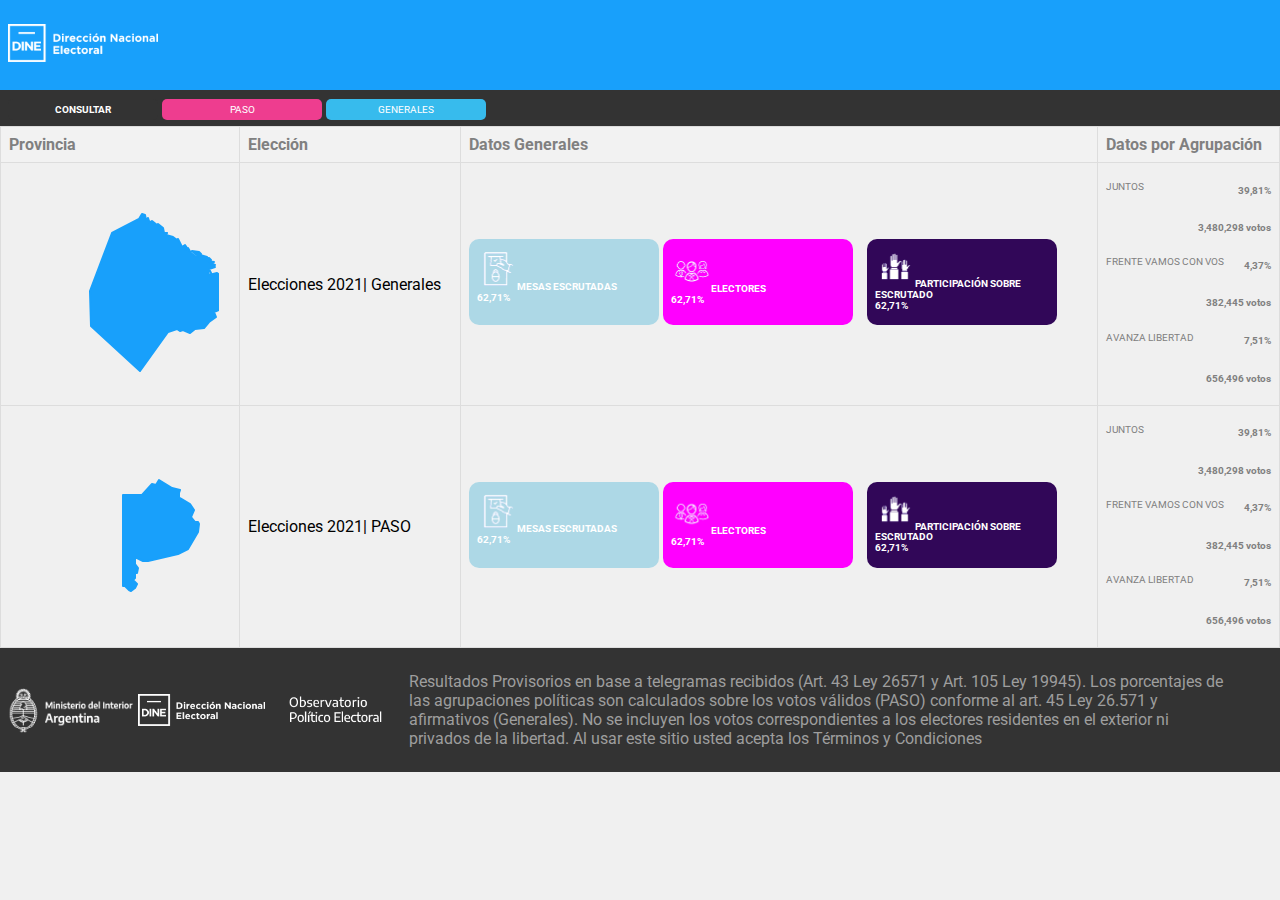
<file: informes.html>
<!DOCTYPE html>
<html lang="es">

<head>
    <meta charset="UTF-8">
    <meta name="viewport" content="width=device-width, initial-scale=1.0">
    <title>Informes</title>
    <link rel="shortcut icon" type="image/png" href="img/icons/favicon-16x16.png">
    <link rel="stylesheet" href="css/common.css">
    <link rel="stylesheet" href="css/pages/informes.css">

</head>

<body>
    <header>
        <div class="header-page">
            <p><a href="index.html"><img src="img/Logo_DINE_negativo.png" alt="logo" class="logo" width="150px"></a></p>
        </div>
        <div class="borde_negro">
            <div class="informes-generales">
                <button class="btn-consulta"><b>CONSULTAR</b></button>
                <a class="btn-paso" href="paso.html">PASO</a>
                <a class="btn-generales" href="generales.html">GENERALES</a>
            </div>
        </div>
    </header>
    <main>
        <table border="1">
            <tr>
                <th style="color: grey;">Provincia</th>
                <th style="color: grey">Elección</th>
                <th style="color: grey;">Datos Generales</th>
                <th style="color: grey;">Datos por Agrupación</th>
            </tr>
            <tr>
                <td>
                    <div class="svg-container">
                        <svg height="180" width="210">
                            <path class="leaflet-interactive" stroke="#18a0fb" stroke-opacity="1" stroke-width="2"
                                stroke-linecap="round" stroke-linejoin="round" fill="#18a0fb" fill-opacity="1"
                                fill-rule="evenodd" d="M182 61L179 56L176 58L178 56L176
                            53L173 55L169 47L168 48L164 45L157 43L158 41L155 41L154 36L149 32L148 33L143 29L142
                            30L145 32L140 29L138 32L137 30L140 29L139 26L137 28L136 23L133 22L130 27L103 41L81
                            99L82 134L131 179L159 140L168 137L171 139L174 138L181 141L186 137L195 136L200 130L207
                            125L205 120L210 118L210 112L205 107L210 110L213 114L215 113L215 110L217 110L218 112L219
                            111L217 109L221 111L224 109L220 106L222 106L221 102L218 102L216 104L215 103L217 102L212
                            102L220 101L219 95L216 92L214 86L208 81L200 83L199 80L201 79L202 81L200 77L206 75L203
                            75L203 73L206 73L201 71L205 70L199 69L198 68L202 68L200 66L195 67L194 66L198 65L188
                            62L192 62L190 60L183 59L189 64L187 65z"></path>
                        </svg>
                    </div>
                </td>
                <td>Elecciones 2021| Generales</td>
                <td>
                    <span>
                        <span>
                            <div class="Mesas-informes">
                                <b><img src="img/img2.png" alt="logo" width="40px">Mesas escrutadas<br>62,71%</b>
                            </div>
                        </span>
                        <span>
                            <div class="electores-informes">
                                <b><img src="img/img3.png" alt="logo" width="40px">Electores<br>62,71%</b>
                            </div>
                        </span>
                        <span>
                            <div class="participacion-informes">
                                <img src="img/img4.png" alt="logo" width="40px"><b>Participación sobre
                                    escrutado<br>62,71%</b>
                            </div>
                        </span>
                </td>
                <td>
                <span>
                    <div class="texto-tabla1">
                    <p style="grid-column:1/2 ; grid-row:1/2">JUNTOS</p>
                    <h4 style="grid-column:2/3 ; grid-row:1/2">39,81%</h4>
                    <h4 style="grid-column:1/3 ; grid-row:2/3">3,480,298 votos</h4>

                    <p style="grid-column:1/2 ; grid-row:3/4">FRENTE VAMOS CON VOS</p>
                    <h4 style="grid-column:2/3 ; grid-row:3/4">4,37%</h4>
                    <h4 style="grid-column:1/3 ; grid-row:4/5">382,445 votos</h4>

                    <p style="grid-column:1/2 ; grid-row:6/7">AVANZA LIBERTAD</p>
                    <h4 style="grid-column:2/3 ; grid-row:6/7">7,51%</h4>
                    <h4 style="grid-column:1/3 ; grid-row:7/8">656,496 votos</h4>
                </div>
                </span>
                </td>
            </tr>
            <tr>
                <td>
                    <div class="svg-container">
                        <svg height="180" width="210">
                            <path class="leaflet-interactive" stroke="#18a0fb" stroke-opacity="1" stroke-width="2"
                                stroke-linecap="round" stroke-linejoin="round" fill="#18a0fb" fill-opacity="1"
                                fill-rule="evenodd" d="M171 55L163 53L150 45L147 50L143
                            49L133 60L114 60L114 151L116 151L120 155L122 156L126 153L128 149L124 145L126 143L126
                            138L128 138L129 133L126 129L126 122L134 126L139 126L169 119L179 114L189 97L190 89L189
                            87L186 87L182 82L185 75L181 69L171 63L170 64L170 58z"></path>
                        </svg>
                    </div>
                </td>
                <td>Elecciones 2021| PASO</td>
                <td>
                    <span>
                        <div class="Mesas-informes">
                            <b><img src="img/img2.png" alt="logo" width="40px">Mesas escrutadas<br>62,71%</b>
                        </div>
                    </span>
                    <span>
                        <div class="electores-informes">
                            <b><img src="img/img3.png" alt="logo" width="40px">Electores<br>62,71%</b>
                        </div>
                    </span>
                    <span>
                        <div class="participacion-informes">
                            <img src="img/img4.png" alt="logo" width="40px"><b>Participación sobre
                                escrutado<br>62,71%</b>
                        </div>
                    </span>
                </td>
                <td>
                    <span>
                    <div class="texto-tabla2">
                    <p style="grid-column:1/2 ; grid-row:1/2">JUNTOS</p>
                    <h4 style="grid-column:2/3 ; grid-row:1/2">39,81%</h4>
                    <h4 style="grid-column:1/3 ; grid-row:2/3">3,480,298 votos</h4>

                    <p style="grid-column:1/2 ; grid-row:3/4">FRENTE VAMOS CON VOS</p>
                    <h4 style="grid-column:2/3 ; grid-row:3/4">4,37%</h4>
                    <h4 style="grid-column:1/3 ; grid-row:4/5">382,445 votos</h4>

                    <p style="grid-column:1/2 ; grid-row:6/7">AVANZA LIBERTAD</p>
                    <h4 style="grid-column:2/3 ; grid-row:6/7">7,51%</h4>
                    <h4 style="grid-column:1/3 ; grid-row:7/8">656,496 votos</h4>
                </div>
                </span>
                </td>
            </tr>
        </table>
    </main>
    <footer>
        <div class="borde_final">
            <img src="img/icons/Ministerio-del-Interior_pluma.1ab9a7a7.png" width="40px">
            <img src="img/icons/Logo_DINE_negativo.a88f983e.png" width="40px">
            <img src="img/icons/logos_001-10.4430c8d5.png" width="40px">
            <p>Resultados Provisorios en base a telegramas recibidos (Art. 43 Ley 26571 y Art. 105 Ley 19945). Los
                porcentajes de las agrupaciones políticas son calculados sobre los votos válidos (PASO) conforme al
                art.
                45
                Ley 26.571 y afirmativos (Generales). No se incluyen los votos correspondientes a los electores
                residentes
                en el exterior ni privados de la libertad. Al usar este sitio usted acepta los <a>Términos y
                    Condiciones</a>
            </p>
        </div>
    </footer>
</body>

</html>
</file>
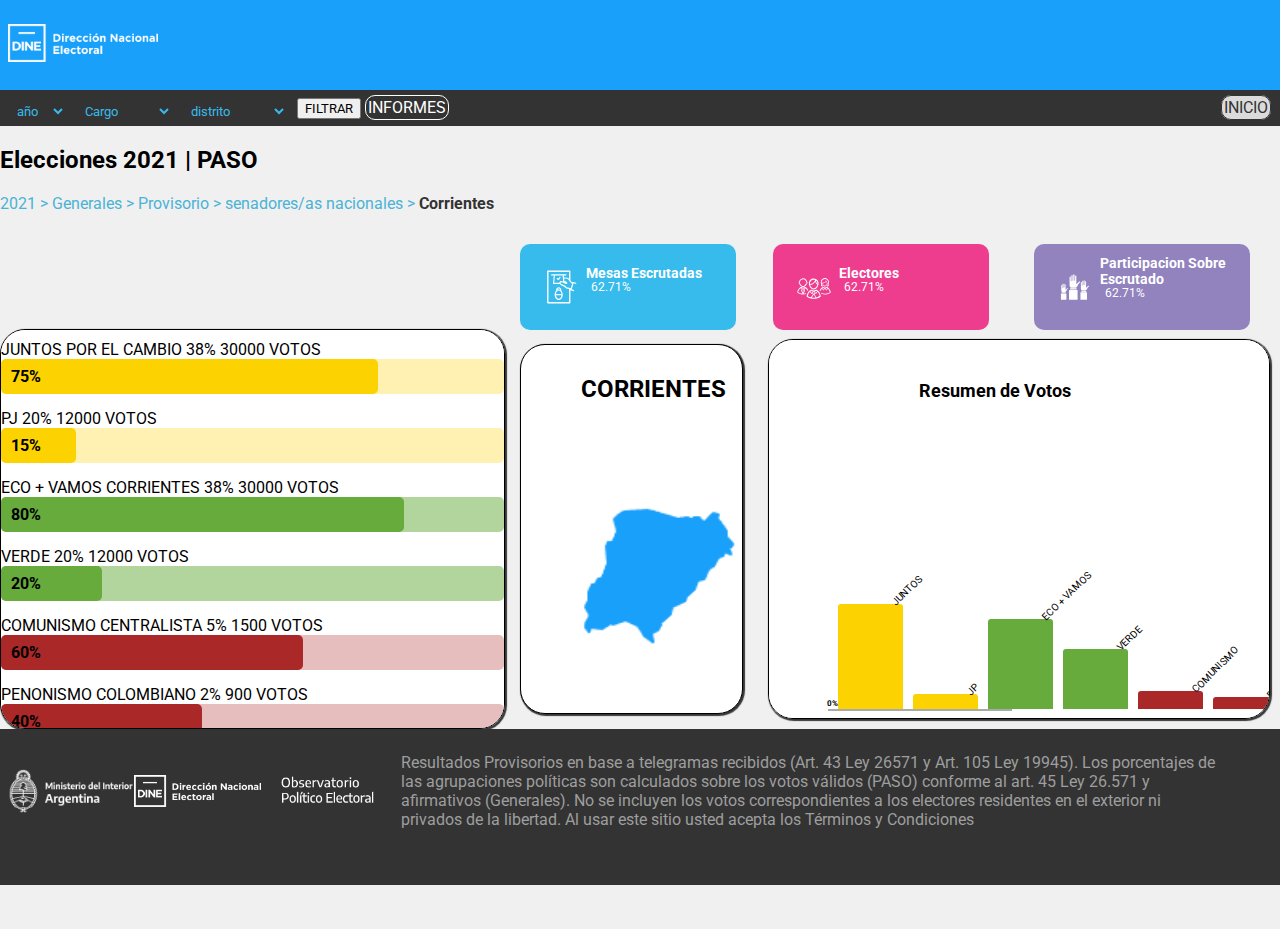
<file: paso.html>
<!DOCTYPE html>
<html lang="es">

<head>
    <meta charset="UTF-8" />
    <meta name="viewport" content="width=device-width, initial-scale=1.0" />
    <title>Sistema de Publicación de Resultados Electorales</title>
    <link rel="shortcut icon" type="image/png" href="favicon-16x16.png">
    <!-- Estilos CSS -->
    <link rel="stylesheet" href="css/common.css" />
    <link rel="stylesheet" href="css/pages/paso.css" />
</head>

<body>
    <header>
        <div class="header-page">
            <p><a href="index.html"><img src="img/Logo_DINE_negativo.png" alt="logo" class="logo" width="150px"></a></p>
        </div>
        <div class="borde_negro">
            <div class="informes-generales">
                <button class="boton-busqueda">FILTRAR</button>
                <a class="boton-informes" href="informes.html">INFORMES</a>
                <a class="boton-inicio" href="index.html">INICIO</a>


                <select class="filtro" id="filtro_ano">
                    <option value="2020">año</option>
                    <option value="2020">2020</option>
                    <option value="2021">2021</option>
                    <option value="2022">2022</option>
                    <option value="2023">2023</option>
                    <option value="2024">2024</option>
                </select>

                <select class="filtro" id="filtro_cargo">
                    <option value="cargo">Cargo</option>
                    <option value="Presidente">Presidente</option>
                    <option value="Senador">Senador</option>
                    <option value="Diputado">Diputado</option>
                    <option value="Gobernador">Gobernador</option>
                    <option value="Intendente">Intendente</option>
                </select>

                <select class="filtro" id="filtro_distrito">
                    <option value="distrito">distrito</option>
                    <option value="Buenos Aires">Buenos Aires</option>
                    <option value="Córdoba">Córdoba</option>
                    <option value="Santa Fe">Santa Fe</option>
                    <option value="Mendoza">Mendoza</option>
                    <option value="Entre Ríos">Entre Ríos</option>
                </select>
            </div>
        </div>
    </header>
    <!-- Contenido principal de la página -->
    <main>
        <section id="sec-titulo">
            <!--Seccion para agregar una palicula favorita por codigo-->
            <h2>Elecciones 2021 | PASO </h2>
            <p>2021 > Generales > Provisorio > senadores/as nacionales > <b>Corrientes</b></p>
        </section>
        <div class="iconos">
            <div class="mesas">
                <svg version="1.1" id="Capa_1" xmlns="http://www.w3.org/2000/svg"
                    xmlns:xlink="http://www.w3.org/1999/xlink" x="0px" y="0px" width="841.889px" height="595.281px"
                    viewBox="0 0 841.889 595.281" enable-background="new 0 0 841.889 595.281" xml:space="preserve"
                    class="v-icon__component theme--light" style="font-size: 50px; height: 50px; width: 50px;">
                    <g>
                        <path fill="#FFFFFF"
                            d="M671.434,227.503l-43.614-14.145c-2.358-1.179-4.716-1.179-8.252,1.179
                                                            c-2.357,1.179-4.715,3.536-4.715,5.894l-1.179,3.536c-9.431-8.251-22.396-20.039-34.185-35.363V31.827
                                                            c0-7.072-5.894-11.788-11.788-11.788H198.746c-7.073,0-11.788,5.895-11.788,11.788v530.448c0,7.072,4.715,11.787,11.788,11.787
                                                            h368.955c7.073,0,11.788-4.715,11.788-11.787V348.917c1.179,2.357,3.536,3.536,4.715,4.716l44.794,14.145c1.179,0,2.357,0,3.536,0
                                                            c4.715,0,8.251-2.357,9.43-7.072s-1.179-10.609-5.894-12.967l0,0l-34.185-11.787l30.648-102.554l34.185,10.608l0,0
                                                            c4.715,1.179,10.608-1.179,12.966-7.072C679.685,234.576,676.149,228.682,671.434,227.503z M555.914,550.487H210.533V43.615
                                                            h345.381v113.162c-29.47-25.934-77.799-21.218-83.693-20.039l-3.536-34.185h35.363c5.894,0,10.609-4.715,10.609-10.609
                                                            c0-5.894-4.716-10.608-10.609-10.608H262.4c-4.715,2.357-9.43,7.072-9.43,12.966c0,5.895,4.715,10.609,10.608,10.609h35.363
                                                            l-11.787,132.022c0,2.357,1.179,5.894,2.357,8.251c2.357,2.358,4.715,3.537,7.072,3.537h103.731
                                                            c5.895,9.43,15.324,12.966,16.503,14.145c0,0,29.47,15.324,51.866,24.755c12.967,5.894,15.324,9.43,20.039,14.145
                                                            c2.357,3.537,5.894,7.073,10.609,10.609c14.146,12.967,34.185,14.146,40.078,15.324l17.682,4.715L555.914,550.487z
                                                            M456.897,203.927l-8.251-3.536c-1.179-1.179-17.682-8.251-31.827-3.536c-8.251,2.357-14.145,8.251-18.86,17.682
                                                            c-2.357,4.715-3.536,8.251-3.536,12.967h-87.229l10.608-122.593h130.844L456.897,203.927z M585.383,319.448l-42.436-11.788
                                                            c-1.179,0-2.357,0-3.536,0c0,0-17.682,0-28.291-9.431c-3.536-3.536-5.894-7.072-8.251-9.43
                                                            c-5.894-7.073-11.788-12.967-27.112-20.039c-22.396-9.431-50.687-24.755-51.865-24.755c0,0-7.073-3.536-9.431-9.43
                                                            c-1.179-3.536-1.179-7.072,1.179-10.609c2.357-4.715,4.716-5.894,7.073-7.072c5.894-2.357,14.145,1.179,17.682,2.357l62.475,25.933
                                                            c4.715,1.18,15.324,4.716,22.396-2.357c4.715-4.715,3.536-11.787-2.357-21.218c-10.609-16.503-29.469-20.039-37.721-20.039
                                                            c-1.179,0-2.357,0-2.357,0c-1.179,0-2.357,0-3.536,0l0,0l-4.716-36.542l-1.179-8.251c0,0,0,0,1.179,0
                                                            c0,0,56.581-8.252,76.621,24.754c15.323,25.933,38.899,50.688,56.58,62.475L585.383,319.448z">
                        </path>
                        <path fill="#FFFFFF" d="M368.49,179.174c2.357,1.179,3.536,2.357,5.894,2.357l0,0l0,0c3.536,0,5.895-1.179,8.252-3.536
                                                            l29.469-35.363c3.536-4.715,2.357-10.609-1.179-14.146c-2.357-1.179-4.715-2.357-7.072-2.357c-2.358,0-4.716,1.179-7.073,3.536
                                                            l-12.966,15.324l-9.431,11.788l-5.894-4.716l-4.715-3.536c-4.716-3.536-10.609-2.357-14.146,2.357
                                                            c-3.536,4.716-2.357,10.609,2.357,14.146L368.49,179.174z">
                        </path>
                        <path fill="#FFFFFF"
                            d="M427.428,359.526c0-2.357,0-3.536,0-5.894c0,0,0,0,0-1.18l0,0l0,0c0-28.29-20.039-50.688-44.793-50.688
                                                            c-24.755,0-44.794,22.397-44.794,50.688l0,0l0,0c0,2.358,0,4.716,0,7.073c-14.145,16.503-23.575,40.078-23.575,67.189l0,0l0,0
                                                            c0,48.33,30.648,88.408,68.369,88.408c37.72,0,68.368-40.078,68.368-88.408l0,0l0,0
                                                            C451.003,399.604,441.573,376.029,427.428,359.526z M382.635,495.085c-23.576,0-43.615-25.933-47.151-57.76h94.302
                                                            C427.428,469.152,407.389,495.085,382.635,495.085z M406.21,344.202c-7.073-3.536-15.324-5.894-23.575-5.894
                                                            c-8.252,0-16.503,2.357-23.576,5.894c3.537-12.967,12.967-21.218,23.576-21.218C394.422,321.805,403.853,331.235,406.21,344.202z
                                                            M382.635,358.347c23.575,0,43.614,24.754,47.15,57.76h-94.302C339.02,383.101,359.059,358.347,382.635,358.347z">
                        </path>
                    </g>
                </svg>
                <h3>Mesas Escrutadas</h3>
                <p>62.71%</p>
            </div>
            <div class="electores">
                <svg version="1.1" id="Layer_1" xmlns="http://www.w3.org/2000/svg"
                    xmlns:xlink="http://www.w3.org/1999/xlink" x="0px" y="0px" width="841.889px" height="595.281px"
                    viewBox="0 0 841.889 595.281" enable-background="new 0 0 841.889 595.281" xml:space="preserve"
                    class="v-icon__component theme--light" style="font-size: 50px; height: 50px; width: 50px;">
                    <title>comunidad</title>
                    <path fill="#FFFFFF"
                        d="M462.824,342.115h-0.59c-3.125-1.252-6.67-0.854-9.438,1.062c-10.771,7.341-23.424,11.436-36.453,11.797
                                                        c-13.2-0.436-26.022-4.519-37.043-11.797c-2.89-1.642-6.43-1.642-9.319,0c-54.148,26.779-76.682,98.859-71.845,112.897
                                                        c0.632,1.725,1.735,3.237,3.186,4.365c34.136,22.816,73.983,35.608,115.021,36.925c41.28-0.521,81.446-13.472,115.257-37.161
                                                        c1.454-1.173,2.557-2.724,3.186-4.482C539.387,440.739,516.973,368.659,462.824,342.115z M458.813,359.693
                                                        c5.067,2.88,9.848,6.237,14.275,10.027l-21.707,27.016l-21.353-26.426c10.135-1.979,19.866-5.647,28.784-10.854V359.693z
                                                        M434.039,395.084l-17.342,20.999c0,0,0,0.59,0,0.826c0,0.235,0,0,0-0.826l-17.224-20.999l17.578-21.471L434.039,395.084z
                                                        M373.992,359.693c8.952,5.199,18.728,8.83,28.902,10.735l-21.588,26.308l-22.061-27.252c4.616-3.762,9.55-7.117,14.746-10.027
                                                        V359.693z M315.007,447.464c5.307-26.169,17.715-50.372,35.863-69.957l25.6,32.088c1.272,1.329,3,2.13,4.837,2.241
                                                        c1.824-0.022,3.548-0.841,4.719-2.241l4.837-5.898l12.977,15.69l-31.853,52.497c-20.349-4.863-39.705-13.204-57.216-24.656
                                                        L315.007,447.464z M416.579,478.725c-10.703-0.196-21.366-1.381-31.852-3.539l31.852-52.143l32.088,52.496
                                                        c-10.662,1.965-21.481,2.952-32.323,2.95L416.579,478.725z M461.29,472.709l-32.441-52.851l12.977-15.69l4.955,5.898
                                                        c1.138,1.441,2.883,2.27,4.719,2.242l0,0c1.824-0.023,3.548-0.842,4.719-2.242l25.718-32.56
                                                        c18.07,19.442,30.544,43.411,36.099,69.367c-17.312,11.868-36.609,20.539-56.979,25.6L461.29,472.709z">
                    </path>
                    <path fill="#FFFFFF" d="M416.462,340.935c45.3,0,81.753-54.856,81.753-100.157c1.717-45.184-33.521-83.204-78.705-84.92
                                                        s-83.204,33.521-84.92,78.706c-0.078,2.07-0.078,4.144,0,6.214C334.59,286.079,371.043,340.935,416.462,340.935z M480.756,240.778
                                                        c0,1.298,0,2.596,0,3.894c-18.168-6.606-25.364-40.229-27.842-56.98C470.381,199.714,480.797,219.574,480.756,240.778z
                                                        M352.05,240.778c0.387-35.316,29.094-63.76,64.412-63.822c7.58,0.036,15.093,1.435,22.178,4.129
                                                        c-5.771,25.088-21.943,46.535-44.475,58.985c-12.627,7.394-27.523,9.911-41.88,7.079C352.168,244.553,352.05,242.666,352.05,240.778
                                                        z M362.549,260.244c13.056-0.269,25.851-3.71,37.278-10.028c19.154-10.271,34.437-26.506,43.531-46.244
                                                        c4.719,20.645,14.864,47.188,35.392,53.087c-6.96,32.56-33.268,66.418-62.406,66.418s-54.03-32.089-61.816-63.94
                                                        C357.182,259.952,359.863,260.188,362.549,260.244z"></path>
                    <path fill="#FFFFFF"
                        d="M542.454,249.036l0.944,3.186c0.522,1.727,0.839,3.508,0.943,5.309l0,0c-0.551,1.18-1.966,3.657-4.247,7.433
                                                        l-1.062,1.77c-1.563,2.695-1.181,6.096,0.943,8.376c6.438,6.525,14.637,11.034,23.595,12.977c0.584,0.114,1.185,0.114,1.77,0
                                                        c3.892,0.367,7.345-2.489,7.713-6.381c0.352-3.722-2.251-7.075-5.943-7.658c-4.577-1.021-8.934-2.859-12.859-5.427
                                                        c1.602-2.582,2.87-5.356,3.775-8.258c0.116-1.177,0.116-2.362,0-3.539c-0.062-3.077-0.537-6.133-1.416-9.083l-0.943-3.422
                                                        c0-1.298-0.826-2.595-1.18-3.893v-1.18c-3.318-7.425-5.047-15.462-5.073-23.595c0.729-30.418,25.977-54.486,56.395-53.759
                                                        s54.486,25.977,53.759,56.395c-0.187,7.795-2.025,15.461-5.395,22.492l-2.124,7.433c-0.941,3.021-1.457,6.157-1.533,9.319
                                                        c-0.116,1.177-0.116,2.362,0,3.539c-0.056,0.352-0.056,0.71,0,1.062c0.976,2.515,2.201,4.926,3.657,7.196
                                                        c-2.936,1.979-6.159,3.49-9.556,4.483c-3.891,0.815-6.383,4.629-5.567,8.52c0.815,3.89,4.63,6.382,8.52,5.566
                                                        c0.443-0.093,0.877-0.228,1.294-0.401c7.512-2.082,14.32-6.159,19.701-11.797c2.093-2.286,2.518-5.642,1.062-8.376l-1.062-1.77
                                                        c-0.943-1.534-3.421-5.663-4.246-7.314v-0.59c0.017-1.81,0.336-3.604,0.943-5.309c0.59-2.478,1.298-4.837,1.77-6.371
                                                        c15.945-34.834,0.633-75.999-34.201-91.944s-75.999-0.633-91.944,34.201c-8.279,18.087-8.396,38.857-0.319,57.036L542.454,249.036z">
                    </path>
                    <path fill="#FFFFFF" d="M642.375,297.64c-2.532-1.03-5.412-0.72-7.668,0.825c-8.872,5.963-19.276,9.24-29.965,9.438
                                                        c-10.801-0.386-21.289-3.732-30.318-9.674c-2.138-1.544-4.956-1.771-7.313-0.59l0,0c-23.636,13.269-41.938,34.323-51.789,59.575
                                                        c3.657,4.247,7.078,8.612,10.263,12.977c5.804-16.099,14.791-30.863,26.426-43.413l24.42,27.134
                                                        c0.923,1.054,2.257,1.656,3.657,1.651l0,0c1.508-0.124,2.886-0.899,3.775-2.124l20.526-29.729l20.881,30.201
                                                        c0.928,1.18,2.285,1.943,3.775,2.123l0,0c1.43-0.02,2.79-0.615,3.774-1.651l24.893-27.134c15.105,16.03,25.513,35.905,30.082,57.452
                                                        c-24.783,16.33-53.728,25.214-83.405,25.6c-22.516-0.792-44.649-6.045-65.12-15.454c3.217,5.863,6.131,11.888,8.73,18.05
                                                        c18.353,6.987,37.713,10.971,57.334,11.797c33.779-0.463,66.647-11.022,94.376-30.318c1.199-0.993,2.098-2.301,2.596-3.775
                                                        C705.608,378.923,687.204,319.819,642.375,297.64z M579.615,342.705l-20.881-22.65c3.726-2.86,7.67-5.425,11.797-7.668
                                                        c7.562,4.349,15.827,7.343,24.42,8.848L579.615,342.705z M629.989,342.705l-14.864-21.353c8.595-1.564,16.855-4.598,24.42-8.966
                                                        c4.164,2.182,8.113,4.749,11.797,7.668L629.989,342.705z"></path>
                    <path fill="#FFFFFF"
                        d="M628.337,190.877c-1.385-2.284-4.359-3.014-6.644-1.628c-1.115,0.676-1.91,1.773-2.204,3.044
                                                        c-6.253,27.959-24.774,29.492-39.639,30.79c-8.729,0.708-18.639,1.651-18.639,11.207c0,24.185,19.465,53.323,43.53,53.323
                                                        c24.066,0,43.649-29.139,43.649-53.323C643.531,219.045,636.794,204.462,628.337,190.877z M604.743,278.057
                                                        c-17.932,0-33.976-24.42-34.094-43.649c3.214-1.169,6.607-1.768,10.027-1.77c13.213-1.18,34.447-2.949,44.711-27.251
                                                        c5.456,9.175,9.925,18.903,13.331,29.021C638.719,253.637,622.792,278.057,604.743,278.057z">
                    </path>
                    <path fill="#FFFFFF" d="M313.709,362.996c3.304-4.011,6.843-7.903,10.5-11.797c-10.078-22.699-27.316-41.47-49.076-53.44l0,0
                                                        c-2.572-1.03-5.487-0.721-7.786,0.825c-8.815,5.99-19.19,9.271-29.847,9.438c-10.771-0.347-21.232-3.697-30.2-9.674
                                                        c-2.422-1.345-5.365-1.345-7.786,0c-44.476,22.061-62.879,81.046-58.985,92.606c0.544,1.449,1.483,2.717,2.713,3.657
                                                        c28.015,18.697,60.712,29.161,94.377,30.201c16.017-0.268,31.911-2.851,47.188-7.669c1.908-5.903,4.153-11.693,6.724-17.341
                                                        c-14.479,5.61-29.701,9.067-45.183,10.263l25.01-51.553c1.152-2.354,0.273-5.196-2.005-6.488l-10.146-5.898l21.234-27.605
                                                        C295.008,330.396,306.432,345.669,313.709,362.996z M153.741,384.349c5.684-25.848,19.895-49.032,40.346-65.828l21.234,27.487
                                                        l-10.146,5.898c-2.234,1.332-3.06,4.165-1.887,6.488l24.892,51.554C201.697,407.4,176.191,398.629,153.741,384.349z
                                                        M232.192,396.146l-18.285-37.751l10.971-6.488c1.257-0.7,2.157-1.9,2.478-3.304c0.226-1.408-0.114-2.85-0.943-4.011l-24.303-32.088
                                                        l0,0c9.059,5.185,19.108,8.401,29.493,9.438c0.472,22.65,0.708,55.564,0.59,73.731V396.146z M247.764,344.593
                                                        c-1.677,2.163-1.283,5.275,0.879,6.952c0.171,0.132,0.35,0.253,0.536,0.362l10.972,6.488l-17.932,38.341c0-12.505,0-35.392,0-74.204
                                                        c10.56-1.072,20.771-4.369,29.965-9.673l0,0L247.764,344.593z">
                    </path>
                    <path fill="#FFFFFF"
                        d="M180.521,255.171c5.19,10.382,23.594,41.525,56.743,41.525c33.15,0,51.554-31.144,56.744-41.525
                                                        c7.55-3.822,12.906-10.921,14.511-19.229c4.03-10.152,3.024-21.612-2.714-30.908c-1.321-1.697-2.869-3.205-4.601-4.482
                                                        c-9.042-35.281-44.972-56.552-80.253-47.51c-23.321,5.977-41.532,24.188-47.509,47.51c-1.962,1.255-3.68,2.854-5.073,4.719
                                                        c-5.66,9.234-6.664,20.588-2.713,30.672C167.249,244.36,172.775,251.508,180.521,255.171z M180.521,214.235
                                                        c1.003-1.31,2.491-2.16,4.129-2.359l0,0c0.77,0.139,1.506-0.372,1.645-1.142c0.003-0.013,0.005-0.025,0.007-0.038
                                                        c3.3-27.756,28.475-47.581,56.23-44.281c23.217,2.76,41.521,21.064,44.28,44.281c0.178,0.805,0.959,1.325,1.77,1.18
                                                        c1.693,0.124,3.247,0.987,4.247,2.359c1.651,2.241,3.067,7.078,0,17.342c-1.415,4.954-4.247,10.735-8.848,9.438
                                                        c-0.716-0.241-1.494,0.122-1.77,0.825c-7.668,19.584-24.892,39.284-45.772,39.284s-38.223-19.818-45.891-39.52
                                                        c-0.238-0.571-0.797-0.944-1.416-0.944l0,0c-4.601,1.534-7.55-4.364-8.966-9.319c-2.595-10.027-1.18-14.864,0.473-17.105H180.521z">
                    </path>
                </svg>
                <h3>Electores</h3>
                <p>62.71%</p>
            </div>

            <div class="participacion">
                <svg version="1.1" id="Layer_1" xmlns="http://www.w3.org/2000/svg"
                    xmlns:xlink="http://www.w3.org/1999/xlink" x="0px" y="0px" width="841.889px" height="595.281px"
                    viewBox="0 0 841.889 595.281" enable-background="new 0 0 841.889 595.281" xml:space="preserve"
                    class="v-icon__component theme--light" style="font-size: 50px; height: 50px; width: 50px;">
                    <title>participacion</title>
                    <path fill="#FFFFFF"
                        d="M508.832,212.347c-2.05-2.229-4.488-4.068-7.195-5.427c-2.793-1.033-5.824-1.238-8.73-0.59
                    c-1.705,0.26-3.37,0.735-4.955,1.416c-10.957,5.935-20.277,14.485-27.133,24.892c-4.26,6.344-10.35,11.24-17.46,14.038V116.909
                    c1.236-5.799-2.462-11.501-8.261-12.737s-11.502,2.462-12.737,8.261c-0.315,1.476-0.315,3.001,0,4.477v70.782
                    c0,2.802-2.271,5.073-5.073,5.073s-5.072-2.271-5.072-5.073V97.326c0.751-6.472-3.886-12.327-10.357-13.079
                    c-0.048-0.006-0.095-0.011-0.143-0.016c-6.479,0.673-11.188,6.473-10.515,12.953c0.005,0.047,0.011,0.095,0.016,0.142v90.247
                    c0,2.802-2.271,5.073-5.072,5.073c-2.802,0-5.073-2.271-5.073-5.073v-80.81c0.771-6.364-3.682-12.18-10.027-13.095
                    c-6.48,0.673-11.188,6.473-10.515,12.953c0.005,0.047,0.01,0.095,0.016,0.142v90.365c0,2.802-2.271,5.073-5.073,5.073
                    s-5.072-2.271-5.072-5.073v-61.816c0.751-6.472-3.886-12.327-10.357-13.079c-0.048-0.005-0.095-0.011-0.143-0.016
                    c-6.48,0.674-11.188,6.473-10.515,12.953c0.005,0.047,0.01,0.095,0.016,0.142v128.234c-1.572,18.48,6.725,36.419,21.824,47.188
                    h81.636c11.325-6.8,20.806-16.28,27.605-27.605c2.595-4.837,4.837-9.319,7.078-13.566c6.687-16.377,16.459-31.315,28.785-44.003
                    c3.446-2.846,7.115-5.409,10.971-7.668c1.093-0.64,1.863-1.711,2.123-2.949C509.631,214.033,509.414,213.078,508.832,212.347z">
                    </path>
                    <path fill="#FFFFFF" d="M328.573,348.25h127.645c4.495,0,8.14,3.645,8.14,8.14l0,0v154.66l0,0H320.552l0,0V356.272
                    C320.615,351.868,324.17,348.313,328.573,348.25z"></path>
                    <rect x="339.073" y="317.695" fill="#FFFFFF" width="108.061" height="22.533"></rect>
                    <path fill="#FFFFFF" d="M657.24,282.422c-1.578-1.706-3.458-3.105-5.544-4.129c-2.162-0.592-4.444-0.592-6.606,0
                    c-1.346,0.213-2.655,0.61-3.894,1.18c-8.328,4.552-15.416,11.073-20.645,18.993c-3.306,4.799-7.938,8.529-13.331,10.736v-99.804
                    c1.083-4.431-1.632-8.899-6.062-9.982c-4.431-1.082-8.899,1.632-9.982,6.062c-0.314,1.288-0.314,2.632,0,3.92V263.9
                    c0.207,2.307-1.473,4.354-3.774,4.602c-2.343-0.122-4.143-2.12-4.021-4.462c0.002-0.047,0.005-0.093,0.009-0.14v-69.484
                    c1.083-4.431-1.632-8.899-6.062-9.981c-4.431-1.083-8.899,1.631-9.982,6.062c-0.314,1.288-0.314,2.632,0,3.92v69.013
                    c0.373,2.117-1.041,4.137-3.159,4.51c-2.117,0.372-4.136-1.042-4.509-3.159c-0.078-0.447-0.078-0.904,0-1.351v-61.816
                    c0.939-4.463-1.918-8.843-6.381-9.781c-4.463-0.939-8.842,1.917-9.781,6.381c-0.235,1.121-0.235,2.279,0,3.4v69.721
                    c0.737,2.02-0.303,4.255-2.322,4.992c-2.02,0.736-4.254-0.303-4.991-2.322c-0.315-0.862-0.315-1.808,0-2.67v-47.188
                    c0.938-4.463-1.918-8.842-6.381-9.781s-8.843,1.918-9.781,6.381c-0.236,1.121-0.236,2.279,0,3.4v98.152
                    c-1.186,13.88,4.937,27.377,16.162,35.627h62.524c8.877-5.241,16.299-12.623,21.588-21.471l5.309-10.382
                    c5.146-12.51,12.633-23.922,22.061-33.622c2.67-2.135,5.467-4.104,8.376-5.898c0.834-0.489,1.431-1.3,1.652-2.241
                    C657.869,283.641,657.694,282.938,657.24,282.422z"></path>
                    <path fill="#FFFFFF" d="M519.332,386.472h97.68c3.453,0,6.252,2.799,6.252,6.252v117.971l0,0H512.608l0,0V392.724
                    c-0.01-3.453,2.781-6.26,6.234-6.27C519.006,386.454,519.169,386.46,519.332,386.472z">
                    </path>
                    <rect x="527.354" y="363.114" fill="#FFFFFF" width="82.698" height="17.224"></rect>
                    <path fill="#FFFFFF" d="M304.508,320.173c-1.309-1.415-2.869-2.575-4.602-3.421c-1.851-0.524-3.812-0.524-5.662,0l-3.186,0.943
                    c-6.955,3.823-12.869,9.291-17.224,15.927c-2.748,4.048-6.654,7.173-11.207,8.966v-83.76c0.419-4.117-2.505-7.824-6.606-8.376
                    c-4.149,0.493-7.14,4.218-6.725,8.376v45.536c0.135,1.95-1.337,3.641-3.287,3.774c-0.005,0.001-0.011,0.001-0.016,0.001
                    c-1.909-0.187-3.322-1.861-3.186-3.775v-57.688c0.352-4.139-2.607-7.824-6.725-8.376c-4.116,0.552-7.075,4.237-6.724,8.376v57.688
                    c0.343,1.792-0.831,3.523-2.623,3.866c-1.792,0.344-3.522-0.831-3.865-2.623c-0.079-0.41-0.079-0.832,0-1.243v-51.671
                    c0.412-4.134-2.593-7.824-6.725-8.258c-4.1,0.493-7.071,4.144-6.725,8.258v57.688c0.001,1.759-1.425,3.186-3.184,3.187
                    s-3.186-1.425-3.187-3.184c0-0.001,0-0.002,0-0.003v-39.049c0.352-4.139-2.607-7.824-6.725-8.376
                    c-4.149,0.493-7.139,4.218-6.725,8.376v82.58c-1.079,11.861,4.222,23.405,13.921,30.318h52.144
                    c7.469-4.531,13.645-10.91,17.931-18.521l4.483-8.612c4.286-10.447,10.533-19.979,18.403-28.077c2.212-1.854,4.58-3.511,7.078-4.954
                    c0.715-0.38,1.199-1.085,1.298-1.888C305.219,321.508,305.073,320.68,304.508,320.173z">
                    </path>
                    <path fill="#FFFFFF" d="M189.368,406.999h81.518c2.867,0,5.19,2.324,5.19,5.191v98.859l0,0h-91.898l0,0V412.19
                    C184.178,409.323,186.501,406.999,189.368,406.999z"></path>
                    <rect x="195.975" y="387.534" fill="#FFFFFF" width="69.013" height="14.393"></rect>
                </svg>
                <h3>Participacion Sobre Escrutado</h3>
                <p>62.71%</p>
            </div>
            <div class="votos">

                <div>JUNTOS POR EL CAMBIO 38% 30000 VOTOS</div>
                <div class="progress" style="background: rgba(252, 210, 0, 0.3);">
                    <div class="progress-bar" style="width:75%; background: rgb(252, 210, 0);">
                        <span class="progress-bar-text">75%</span>
                    </div>
                </div>
                <div>PJ 20% 12000 VOTOS</div>
                <div class="progress" style="background: rgba(252, 210, 0, 0.3);">
                    <div class="progress-bar" style="width:15%; background: rgb(252, 210, 0);">
                        <span class="progress-bar-text">15%</span>
                    </div>
                </div>
                <thead>ECO + VAMOS CORRIENTES 38% 30000 VOTOS</thead>
                <div class="progress" style="background: rgba(102, 171, 60, 0.5);">
                    <div class="progress-bar" style="width:80%; background:rgb(102, 171, 60);">
                        <span class="progress-bar-text">80%</span>
                    </div>
                </div>
                <div>VERDE 20% 12000 VOTOS</div>
                <div class="progress" style="background: rgba(102, 171, 60, 0.5);">
                    <div class="progress-bar" style="width:20%; background: rgb(102, 171, 60);">
                        <span class="progress-bar-text">20%</span>
                    </div>
                </div>
                <thead>COMUNISMO CENTRALISTA 5% 1500 VOTOS</thead>
                <div class="progress" style="background: rgba(171, 40, 40, 0.3);">
                    <div class="progress-bar" style="width:60%; background:rgb(171, 40, 40);">
                        <span class="progress-bar-text">60%</span>
                    </div>
                </div>
                <div>PENONISMO COLOMBIANO 2% 900 VOTOS</div>
                <div class="progress" style="background: rgba(171, 40, 40, 0.3);">
                    <div class="progress-bar" style="width:40%; background: rgb(171, 40, 40);">
                        <span class="progress-bar-text">40%</span>
                    </div>
                </div>
            </div>
            <div class="mapa">
                <h2>CORRIENTES</h2>
                <img src="img/mapas/Corrientes.png" alt="Mapa Corrientes" height="200px" width="200px">
            </div>
            <div class="chart-wrap horizontal" style="max-width: 500px;">
                <div class="title">Resumen de Votos</div>
                <div class="grid">
                    <div class="bar" style="--bar-value:35%;--bar-color:rgb(252, 210, 0);" data-name="JUNTOS"
                        title="VOTOS 35%"></div>
                    <div class="bar" style="--bar-value:5%;--bar-color:rgb(252, 210, 0);" data-name="JP"
                        title="VOTOS 5%"></div>
                    <div class="bar" style="--bar-value:30%;--bar-color:rgb(102, 171, 60);" data-name="ECO + VAMOS"
                        title="VOTOS 30%"></div>
                    <div class="bar" style="--bar-value:20%;--bar-color:rgb(102, 171, 60);" data-name="VERDE"
                        title="VOTOS 20%"></div>
                    <div class="bar" style="--bar-value:6%;--bar-color:rgb(171, 40, 40);" data-name="COMUNISMO"
                        title="VOTOS 6%"></div>
                    <div class="bar" style="--bar-value:4%;--bar-color:rgb(171, 40, 40);" data-name="PERONISMO"
                        title="VOTOS 4%"></div>
                </div>
            </div>
            <div class="footer">

                <div class="borde_final"><img src="img/icons/Ministerio-del-Interior_pluma.1ab9a7a7.png"
                        width="40px"><img src="img/icons/Logo_DINE_negativo.a88f983e.png" width="40px"><img
                        src="img/icons/logos_001-10.4430c8d5.png" width="40px">
                    <p>Resultados Provisorios en base a telegramas recibidos (Art. 43 Ley 26571 y Art. 105 Ley 19945).
                        Los
                        porcentajes de las agrupaciones políticas son calculados sobre los votos válidos (PASO) conforme
                        al art.
                        45
                        Ley 26.571 y afirmativos (Generales). No se incluyen los votos correspondientes a los electores
                        residentes
                        en el exterior ni privados de la libertad. Al usar este sitio usted acepta los <a>Términos y
                            Condiciones</a>
                    <p>
                </div>
            </div>


    </main>

</body>


</html>
</file>
<file: css/common.css>
@import url('https://fonts.googleapis.com/css?family=Roboto:100,300,400,500,700,900');

* {
  font-family: 'Roboto', sans-serif;

}

html,
body {
  
  margin: 0;
  padding: 0;
  background-color: rgb(240, 240, 240);
}

.header-page {
  background-color: #18a0fb;
  padding: 0.5em;
  color: white;
}

.borde_negro {
  background-color: #333;
  padding: 0.5em;
  max-height: 20px;
  overflow-y:unset;
}

.borde_final {
  background-color: #333;
  padding: 0.5em;
  color: #9e9e9e;
}

.borde_final img {
  display: inline-block;
  vertical-align: middle;
  width: 10%;
}

.borde_final p {
  display: inline-block;
  margin-left: 10px;
  vertical-align: middle;
  width: 65%;
}
</file>
<file: css/pages/generales.css>
* {
    font-family: 'Roboto', sans-serif;
    overflow-x: hidden;
  }
 
  .informes_generales{
    
    background-color: white;
    padding: 0.5em;
    max-height: 20px;
  }

  .active {
    display: inline-block;
    padding: 2px;
    font-size: medium;
    background-color: #333;
    border: 1px solid white;
    position: relative;
    border-radius: 10px;
    color: white;
    width: 45%;
    text-align: left;
    text-decoration: none;
}
.init{
  display: inline-block;
  padding: 2px;
  font-size: medium;
  background-color: white;
  border: 1px solid  #333;
  position: relative;
  border-radius: 10px;

  color: #333;
  width: 45%;

  text-decoration: none;
}
</file>
<file: css/pages/informes.css>
.opc {
    display: flex;
    gap: 5px;
}

.p {
    font-family: #fff;
    font-size: 10px;
    background-color: #333;
    max-height: 20px;
}


.btn-consulta,
.btn-paso,
.btn-generales {
    display: inline-block;
    text-decoration: none;
    color: white;
    border-radius: 5px;
    padding: 5px;
    font-size: x-small;
    text-align: center;
    width: 150px;

}

.btn-consulta {
    background-color: #333;
    border: none;
}

.btn-paso {
    background-color: #ee3d8f;
}

.btn-paso:hover {
    background-color: #ccc;
}

.btn-generales {
    background-color: #37BBed;
}

.btn-generales:hover {
    background-color: #ccc;
}

table {
    border-collapse: collapse;
    width: 100%;
}

th,
td {
    border: 1px solid #ddd;
    padding: 8px;
    text-align: left;
}

th {
    background-color: #f2f2f2;
}

.Mesas-informes,
.electores-informes,
.participacion-informes {
    display: inline-block;
    width: 174px;
    height: 70px;
    text-transform: uppercase;
    color: white;
    overflow-y: hidden;
    padding: 0.5rem;
    font-size: 10px;
    border-radius: 10px;
}

.Mesas-informes {
    background-color: lightblue;
}

.electores-informes {
    background-color: magenta;
    margin-right: 10px;
}

.participacion-informes {
    background-color: rgb(49, 7, 88);
}

.texto-tabla1 {
    display: grid;
    color: grey;
    font-size: x-small;

}


.texto-tabla2 {
    display: grid;
    color: grey;
    font-size: x-small;
}
.texto-tabla1 h4{
    text-align: end;
}

.texto-tabla2 h4{
    text-align: end;
}
</file>
<file: css/pages/paso.css>
.informes_generales{
    background-color: white;
    padding: 0.5em;
    max-height: 20px;
}
.boton-inicio{
    position: relative;
    left: 60%;
    padding: 2px;
    font-size: medium;
    background-color: rgba(255, 255, 255, 0.829);
    border: 1px solid #333;
    position: relative;
    border-radius: 10px;
    color: #333;
    text-decoration: none;
    margin-left: 10px;
  
}
.boton-informes {
    padding: 2px;
    font-size: medium;
    background-color: #333;
    border: 1px solid white;
    border-radius: 10px;
    color: white;;
    text-decoration: none;
}
.boton-informes {
    padding: 2px;
    font-size: medium;
    background-color: #333;
    border: 1px solid white;
    border-radius: 10px;
    color: white;;
    text-decoration: none;
}
  
.filtro {
    background-color: #333;
    color: #37BBed; 
    border: none; 
    padding: 5px; 
    margin-right: 10px;
    float: left;
}
.agregarInforme {
    border-radius: 10px;
    width: 174px;
    height: 70px;
    text-transform: uppercase;
    color: white;
    display: inline-block;
}
.agregarInforme button{
    background-color:  rgba(202, 197, 190, 0.76);
    color:white;
    margin: 15px;
    width: 150px;
    height: 40px;
}

.iconos {
    display: grid;
    grid-template-rows: 100px 100px 100px 100px 100px 100px 100px;
    grid-template-columns: 1fr 1fr 1fr 1fr 1fr;
    height: 40vh;
}
#sec-titulo p{
    color: #4ab3d6;
}
 
#sec-titulo b{
    color: #333;
}

.iconos.mesas {
    display: flex;
    justify-self: end;
}


.mesas {
    grid-column: 3 / 4;
    grid-row: 1 / 2;
    background-color: #37bbed;
    border-radius: 10px;
    margin: 15px;
    width: 184px;
    height: 70px;
    padding: 0.5rem 1rem;
    font-size: 12px;
    color: #fff;
}

.mesas h3{
    margin-top: -50px;
    margin-left: 50px;
}
.mesas p{
    margin-top: -15px;
    margin-left: 55px;
}
.mesas svg{
    margin-top: 10px;
}
.electores {
    grid-column: 4 / 5;
    grid-row: 1 / 2;
    background-color:  #ee3d8f;
    border-radius: 10px;
    margin: 15px;
    width: 184px;
    height: 70px;
    padding: 0.5rem 1rem;
    font-size: 12px;
    color: #fff;
}
.electores h3{
    margin-top: -50px;
    margin-left: 50px;
}
.electores p{
    margin-top: -15px;
    margin-left: 55px;
}
.electores svg{
    margin-top: 10px;
}
.participacion{
    grid-column: 5 / 6;
    grid-row: 1 / 2;
    background-color:  #9283be;
    border-radius: 10px;
    margin: 15px;
    width: 184px;
    height: 70px;
    padding: 0.5rem 1rem;
    font-size: 12px;
    color: #fff;
}
.participacion h3{
    margin-top: -60px;
    margin-left: 50px;
}
.participacion p{
    margin-top: -15px;
    margin-left: 55px;
}
.participacion svg{
    margin-top: 10px;
}

.votos {
    display: flex;
    overflow: auto;
    flex-wrap: wrap;
    grid-row: 2/6;
    grid-column: 1/3;
    background-color: #fff;
    padding: 10px 0 0 0;   
    border-radius: 25px;
    border: 1px solid;
    box-shadow: 1px 1px 1px 1px #373737;
}
.progress {
    height: 35px;
    width: 100%;
    border-radius: 5px;
    margin-bottom: 15px;
    }
    .progress-bar {
    height: 100%;
    display: flex;
    align-items: center;
    transition: width 0.25s;
    border-radius: 5px;
    }
    .progress-bar-text {
    margin-left: 10px;
    font-weight: bold;
    color: var(--textos);
    fon
}
.mapa {
    display: flex;
    overflow: auto;
    flex-wrap: wrap;
    grid-row: 2/6;
    grid-column: 3/4;
    background-color: #fff;
    padding-top: 10px;
    padding-left: 60px; 
    border-radius: 25px;
    border: 1px solid;
    box-shadow: 1px 1px 1px 1px #373737;
    margin: 15px;
}
.chart-wrap {
    display: flex;
    overflow: auto;
    flex-wrap: wrap;
    grid-row: 2/6;
    grid-column: 4/7;
    background-color: #fff;
    padding: 10px 0 0 0;   
    border-radius: 25px;
    border: 1px solid;
    box-shadow: 1px 1px 1px 1px #373737;
}
.bar{
    padding-top: 50px;
}

.footer {
    grid-row: 6/8;
    grid-column: 1/6;
}

.chart-wrap {
    --chart-width: 550px;
    --grid-color: #aaa;
    --bar-thickness: 15px;
    --bar-rounded: 3px;
    --bar-spacing: 10px;
    font-family: sans-serif;
    width: 550px;
    margin:10px;
}
.chart-wrap .title {
    display: flex;
    font-weight: bold;
    font-size: large;
    padding-left: 150px;
    padding-top: 30px
}
    /* cuando definimos el gráfico en horizontal, lo giramos 90 grados */
.chart-wrap.horizontal .grid {
    transform: rotate(-90deg);
}
.chart-wrap.horizontal .bar::after {
    /* giramos las letras para horizontal*/
    transform: rotate(45deg);
    padding-top: 0px;
    display: block;
}
.chart-wrap .grid {
    position: relative;
    height: 50%;
    width: 60%;
    border-left: 2px solid var(--grid-color);
    font-size: 10px;
}
    /* posicionamos el % del gráfico*/
.chart-wrap .grid::before {
    font-size: 0.8em;
    font-weight: bold;
    content: '0%';
    position: absolute;
}
.chart-wrap .grid::after {
    font-size: 0.8em;
    font-weight: bold;
    content: '100%';
    position: absolute;
}
    /* giramos las valores de 0% y 100% para horizontal */
.chart-wrap.horizontal .grid::before,
.chart-wrap.horizontal .grid::after {
    transform: rotate(90deg);
}
.chart-wrap .bar {
    width: var(--bar-value);
    height: var(--bar-thickness);
    margin: var(--bar-spacing) 0;
    background-color: var(--bar-color);
    border-radius: 0 var(--bar-rounded) var(--bar-rounded) 0;
}
.chart-wrap .bar:hover {
    opacity: 0.7;
}
.chart-wrap .bar::after {
    content: attr(data-name);
    margin-left: 100%;

    display: inline-block;
    white-space: nowrap;
}
</file>
